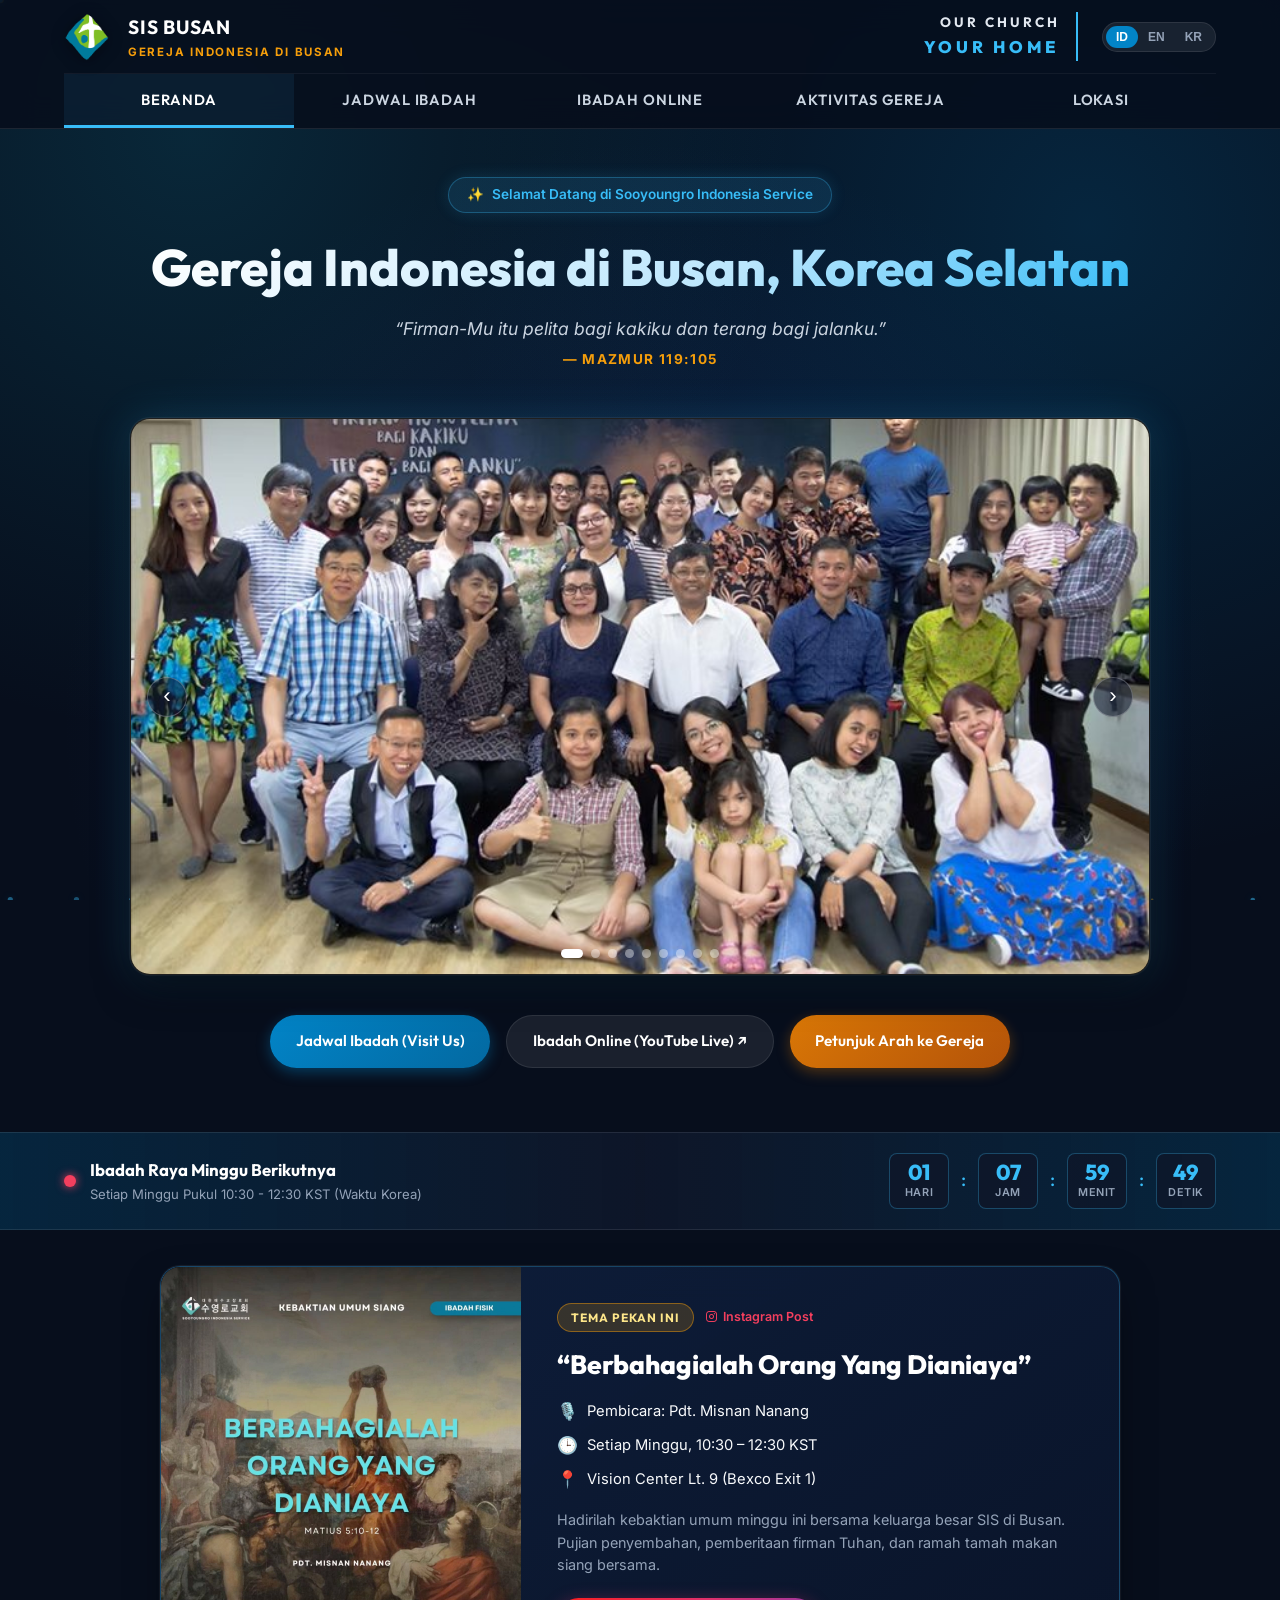
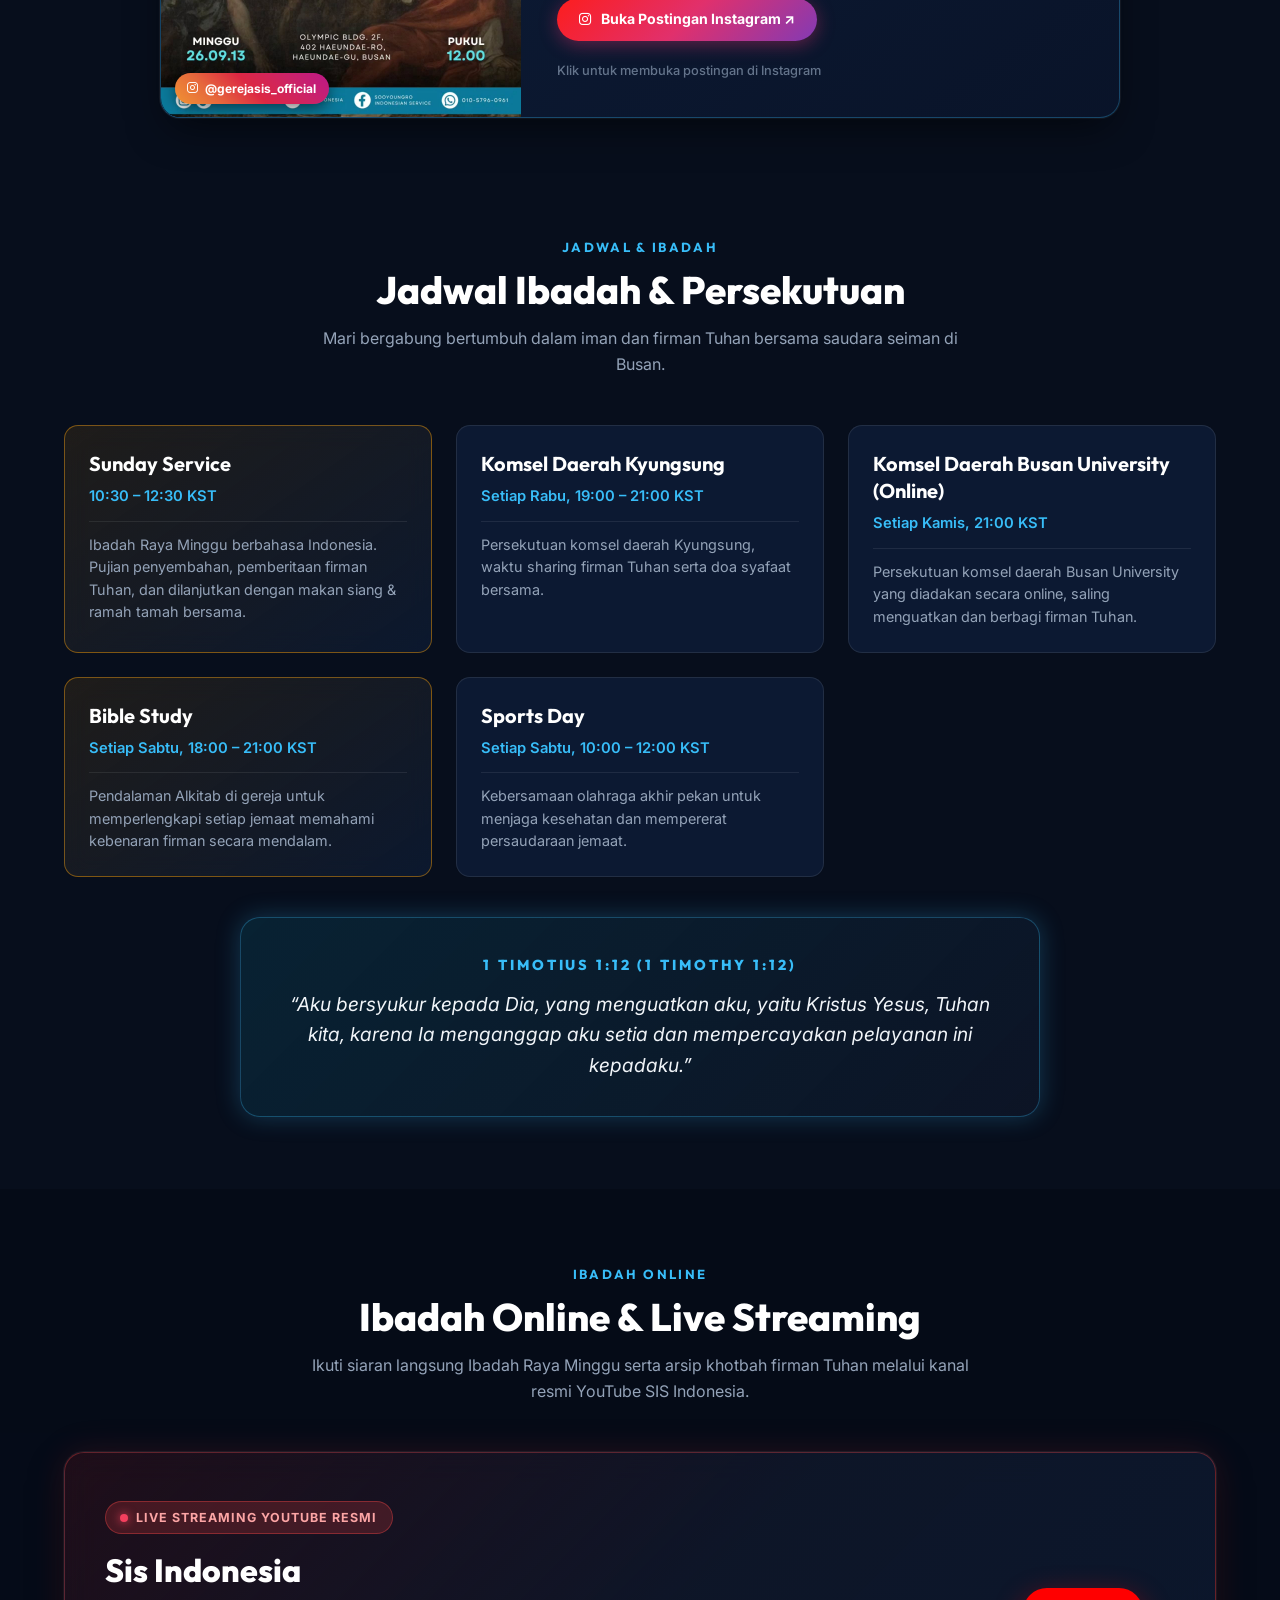
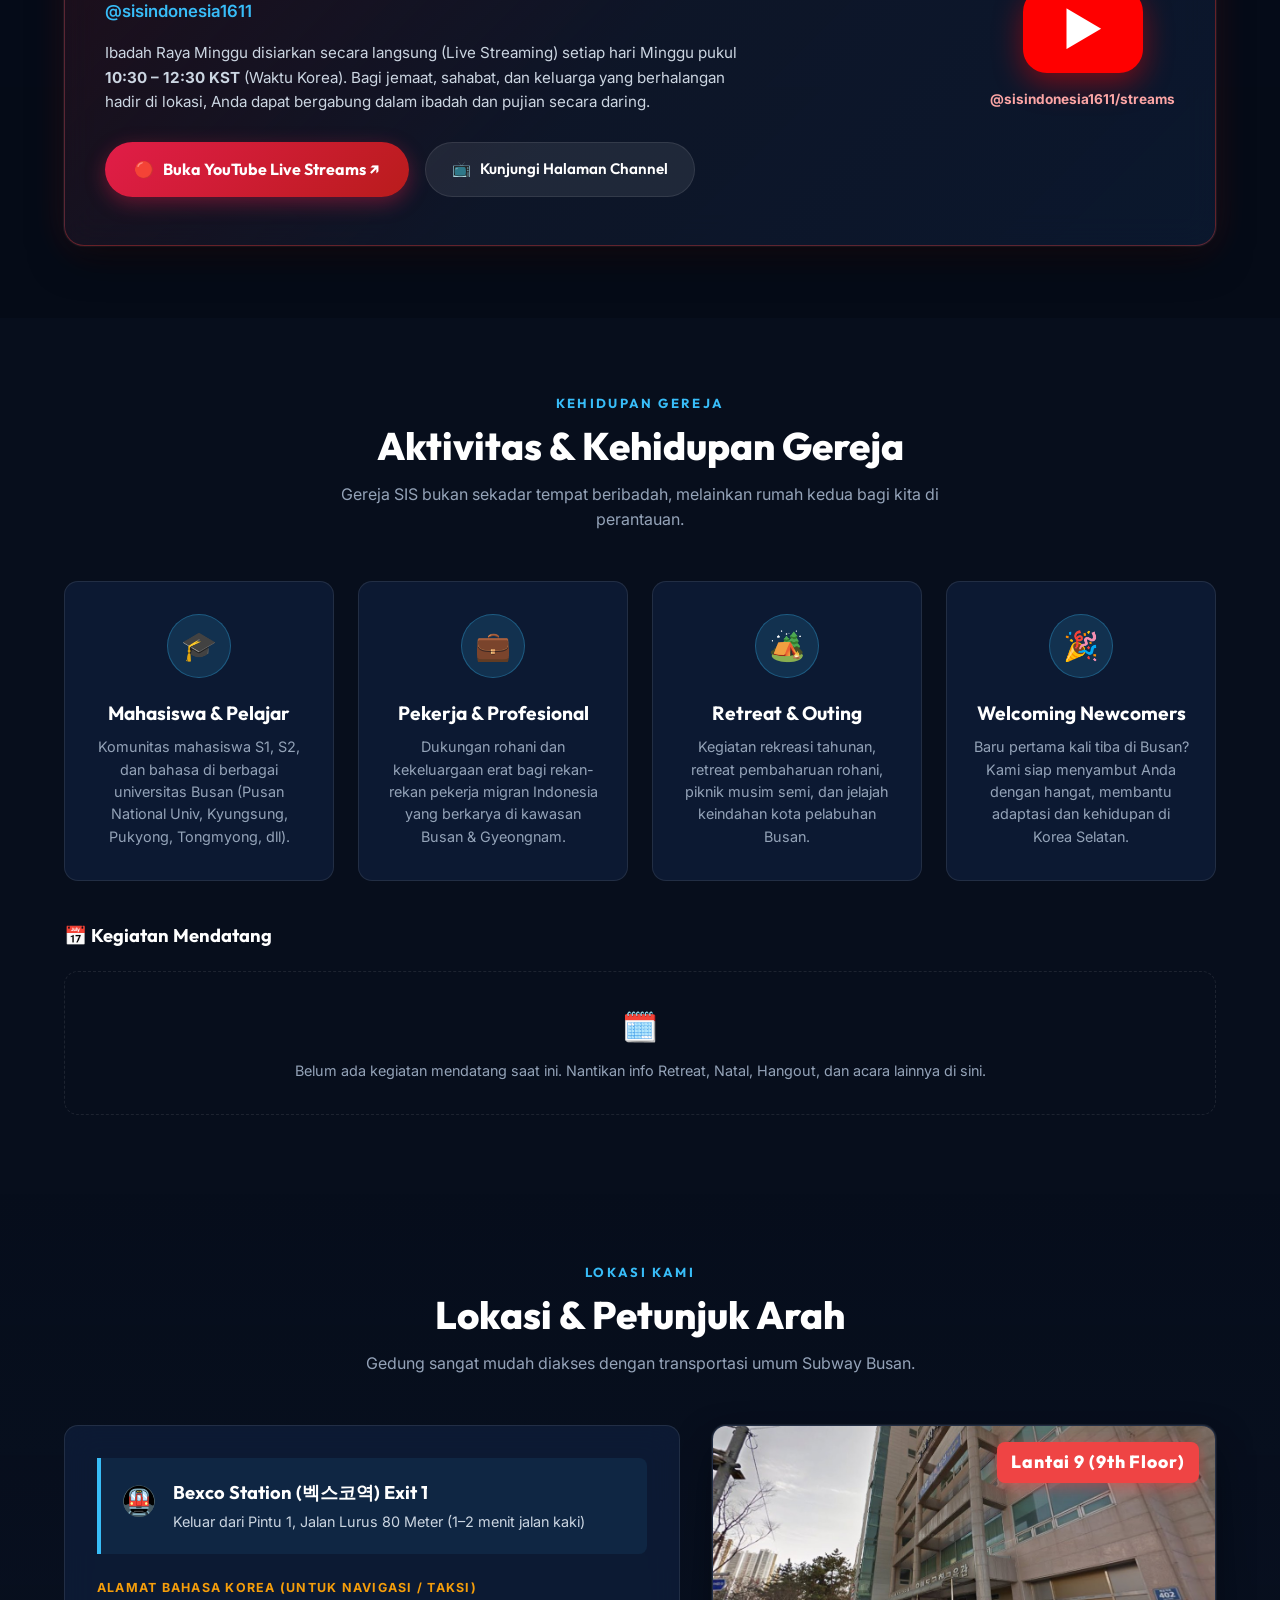
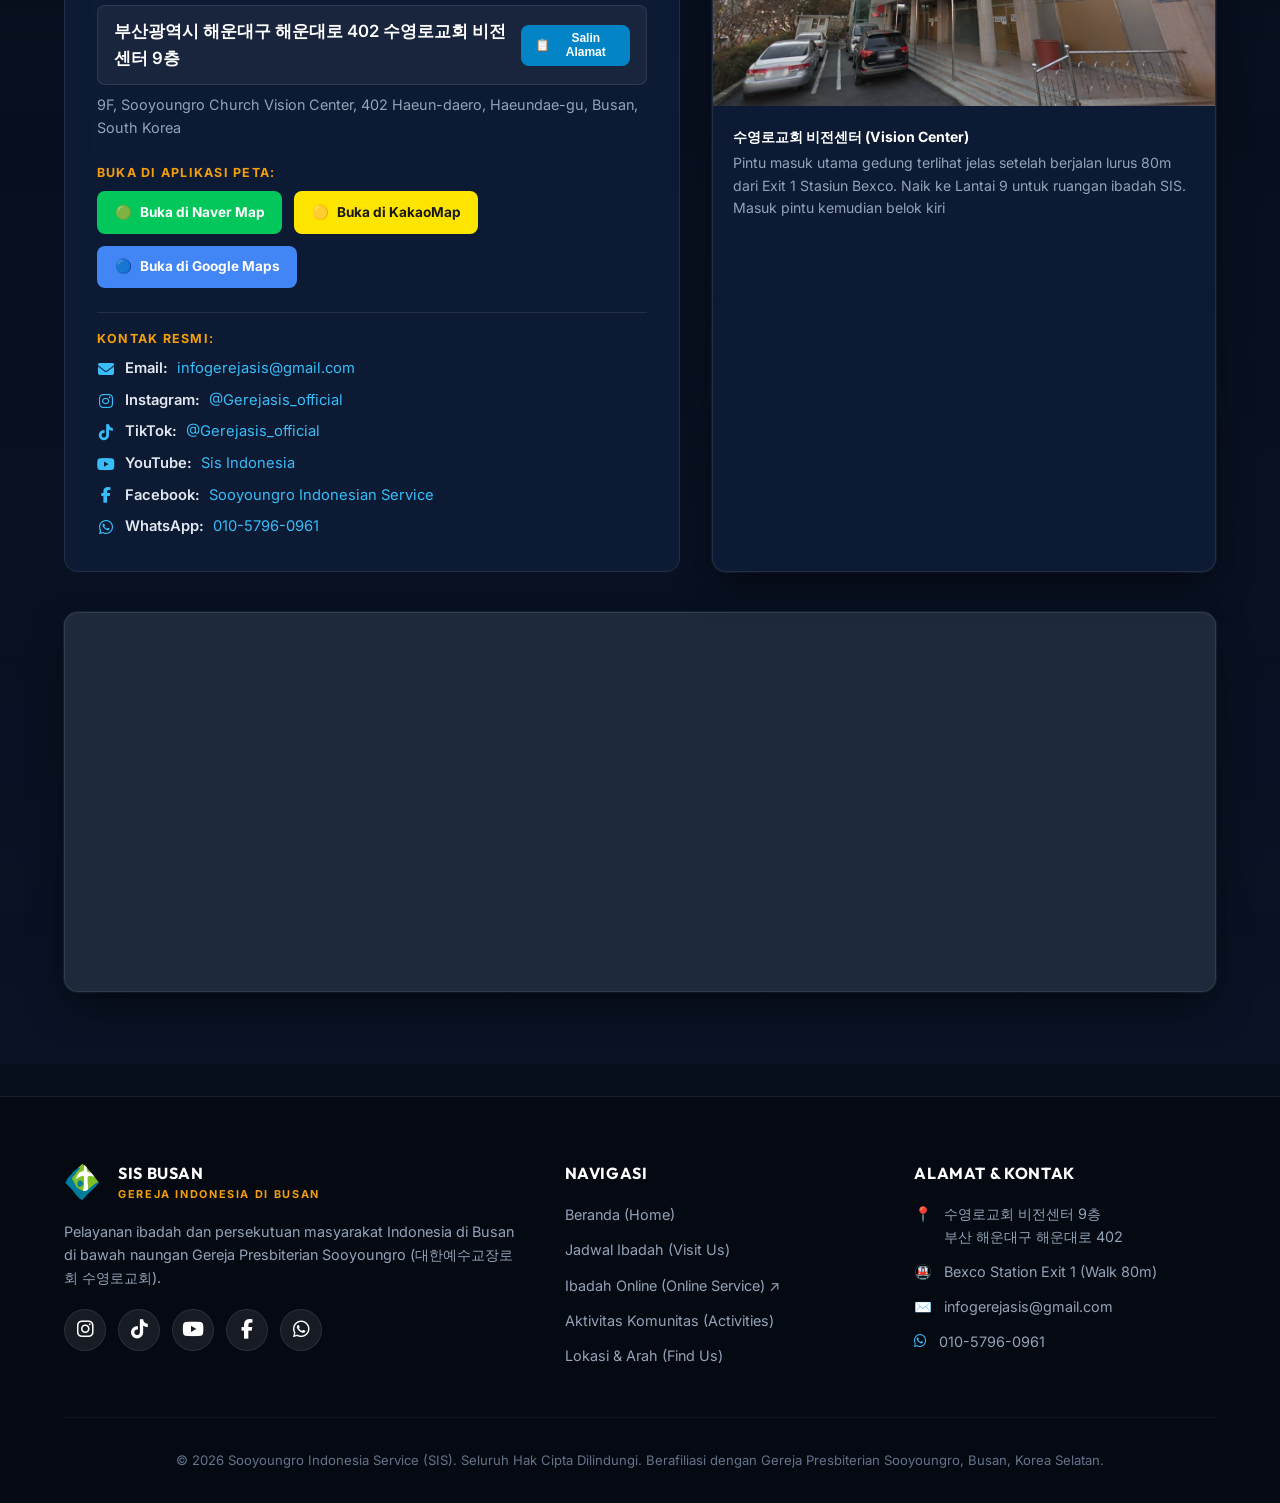
<file: index.html>
<!DOCTYPE html>
<html lang="id">
<head>
  <meta charset="UTF-8">
  <meta name="viewport" content="width=device-width, initial-scale=1.0">
  <title>SIS (Sooyoungro Indonesia Service) | Gereja Indonesia di Busan</title>

  <!-- SEO & Social Meta Tags -->
  <meta name="description" content="Website resmi Sooyoungro Indonesia Service (SIS) - Komunitas & Gereja Kristen Indonesia di Busan, Korea Selatan. Ibadah Minggu setiap jam 10:30 KST di 수영로교회 비전센터 9층 (Bexco Station Exit 1).">
  <meta name="keywords" content="Gereja SIS Busan, Sooyoungro Indonesia Service, Gereja Indonesia di Korea, Gereja Indonesia Busan, 수영로교회 인도네시아 예배, Indonesian Church in Busan, Bexco Station">
  <meta name="author" content="Sooyoungro Indonesia Service">
  
  <!-- Open Graph / Social Sharing -->
  <meta property="og:title" content="SIS - Sooyoungro Indonesia Service | Gereja Indonesia di Busan">
  <meta property="og:description" content="Komunitas & Ibadah Indonesia di Busan, Korea Selatan. Bergabunglah bersama keluarga di perantauan! Our Church, Your Home.">
  <meta property="og:image" content="./assets/images/hero-congregation.jpg">
  <meta property="og:type" content="website">

  <!-- Favicon -->
  <link rel="icon" type="image/png" href="./assets/images/logo-emblem.png">

  <!-- Google Fonts: Outfit (Headings) & Inter (Body) -->
  <link rel="preconnect" href="https://fonts.googleapis.com">
  <link rel="preconnect" href="https://fonts.gstatic.com" crossorigin>
  <link href="https://fonts.googleapis.com/css2?family=Inter:wght@300;400;500;600;700&family=Outfit:wght@500;600;700;800;900&display=swap" rel="stylesheet">

  <!-- Font Awesome (standard brand icons: Instagram, TikTok, YouTube, Facebook, WhatsApp) -->
  <link rel="stylesheet" href="https://cdnjs.cloudflare.com/ajax/libs/font-awesome/6.5.1/css/all.min.css" referrerpolicy="no-referrer">

  <!-- Stylesheet -->
  <link rel="stylesheet" href="./assets/css/style.css">
</head>
<body>

  <!-- Ambient Dynamic Lighting & Particles Canvas -->
  <div class="ambient-background" aria-hidden="true"></div>
  <canvas id="particles-canvas" class="particles-canvas" aria-hidden="true"></canvas>

  <!-- Site Header & Brand Navigation -->
  <header class="site-header" id="header">
    <div class="container">
      <div class="header-top">
        <a href="#home" class="church-brand" aria-label="Beranda SIS Busan">
          <img src="./assets/images/logo-final2.png" alt="Sooyoungro Presbyterian Church Logo" class="brand-logo-img">
          <div class="brand-texts">
            <span class="brand-name">SIS BUSAN</span>
            <span class="brand-badge" data-i18n="brandBadge">Gereja Indonesia di Busan</span>
          </div>
        </a>

        <div class="header-right">
          <div class="motto-banner" aria-label="Motto Gereja">
            <span class="motto-line1">OUR CHURCH</span>
            <span class="motto-line2">YOUR HOME</span>
          </div>

          <!-- Language Selector -->
          <div class="lang-selector" role="group" aria-label="Pilih Bahasa">
            <button class="lang-btn active" data-lang="id" title="Bahasa Indonesia">ID</button>
            <button class="lang-btn" data-lang="en" title="English">EN</button>
            <button class="lang-btn" data-lang="kr" title="한국어">KR</button>
          </div>

          <!-- Mobile Hamburger Toggle -->
          <button class="mobile-toggle" aria-label="Toggle navigation menu" aria-expanded="false">
            ☰
          </button>
        </div>
      </div>

      <!-- Navigation Bar -->
      <nav class="nav-bar" aria-label="Main Navigation">
        <ul class="nav-menu">
          <li class="nav-item"><a href="#home" class="nav-link active" data-i18n="navHome">BERANDA</a></li>
          <li class="nav-item"><a href="#visit-us" class="nav-link" data-i18n="navVisit">JADWAL IBADAH</a></li>
          <li class="nav-item"><a href="#online-service" class="nav-link" data-i18n="navOnline">IBADAH ONLINE</a></li>
          <li class="nav-item"><a href="#activities" class="nav-link" data-i18n="navActivities">AKTIVITAS GEREJA</a></li>
          <li class="nav-item"><a href="#find-us" class="nav-link" data-i18n="navFind">LOKASI</a></li>
        </ul>
      </nav>
    </div>
  </header>

  <main>
    <!-- ==========================================================
         Hero Section
         ========================================================== -->
    <section class="hero-section" id="home">
      <div class="container hero-content">
        <div class="hero-pill">
          <span>✨</span>
          <span data-i18n="heroPill">Selamat Datang di Sooyoungro Indonesia Service</span>
        </div>

        <h1 class="hero-title" data-i18n="heroTitle">Gereja Indonesia di Busan, Korea Selatan</h1>

        <div class="hero-verse">
          <p data-i18n="heroVerse">“Firman-Mu itu pelita bagi kakiku dan terang bagi jalanku.”</p>
          <cite data-i18n="heroVerseCite">— Mazmur 119:105</cite>
        </div>

        <!-- Featured Congregation Photo Slideshow -->
        <div class="hero-photo-wrapper">
          <div class="hero-slideshow" id="hero-slideshow">
            <!--
              Slide pertama dimuat langsung (LCP). Slide berikutnya memakai data-src dan
              baru di-fetch oleh initHeroSlideshow() saat gilirannya tiba, supaya foto
              pertama tidak berebut bandwidth dengan 8 foto lain saat halaman dibuka.
            -->
            <div class="hero-slide active">
              <img src="./assets/images/hero-congregation.jpg" alt="Keluarga Besar Sooyoungro Indonesia Service Busan" loading="eager" fetchpriority="high" decoding="async">
            </div>
            <div class="hero-slide">
              <img data-src="./assets/images/home/sunday-service-hall.jpg" alt="Jemaat SIS mengikuti ibadah di Vision Center 수영로교회" decoding="async">
            </div>
            <div class="hero-slide">
              <img data-src="./assets/images/home/christmas-natal-2025.jpg" alt="Perayaan Natal Bersama PGIK" decoding="async">
            </div>
            <div class="hero-slide">
              <img data-src="./assets/images/home/year-end-gathering.jpg" alt="Malam pergantian tahun bersama jemaat" decoding="async">
            </div>
            <div class="hero-slide">
              <img data-src="./assets/images/home/community-gathering.jpg" alt="Kebersamaan komunitas SIS" decoding="async">
            </div>
            <div class="hero-slide">
              <img data-src="./assets/images/home/birthday-celebration.jpg" alt="Perayaan ulang tahun jemaat SIS" decoding="async">
            </div>
            <div class="hero-slide">
              <img data-src="./assets/images/home/outdoor-retreat.jpg" alt="Retreat jemaat SIS di alam terbuka" decoding="async">
            </div>
            <div class="hero-slide">
              <img data-src="./assets/images/home/autumn-picnic.jpg" alt="Piknik musim gugur bersama jemaat SIS" decoding="async">
            </div>
            <div class="hero-slide">
              <img data-src="./assets/images/home/fellowship-table.jpg" alt="Ramah tamah dan persekutuan jemaat SIS seusai ibadah" decoding="async">
            </div>

            <button class="slide-nav prev" type="button" aria-label="Foto sebelumnya">‹</button>
            <button class="slide-nav next" type="button" aria-label="Foto berikutnya">›</button>

            <div class="slide-dots" role="tablist" aria-label="Pilih foto">
              <button class="slide-dot active" type="button" data-slide-index="0" aria-label="Foto 1"></button>
              <button class="slide-dot" type="button" data-slide-index="1" aria-label="Foto 2"></button>
              <button class="slide-dot" type="button" data-slide-index="2" aria-label="Foto 3"></button>
              <button class="slide-dot" type="button" data-slide-index="3" aria-label="Foto 4"></button>
              <button class="slide-dot" type="button" data-slide-index="4" aria-label="Foto 5"></button>
              <button class="slide-dot" type="button" data-slide-index="5" aria-label="Foto 6"></button>
              <button class="slide-dot" type="button" data-slide-index="6" aria-label="Foto 7"></button>
              <button class="slide-dot" type="button" data-slide-index="7" aria-label="Foto 8"></button>
              <button class="slide-dot" type="button" data-slide-index="8" aria-label="Foto 9"></button>
            </div>
          </div>
        </div>

        <!-- Quick Action Buttons -->
        <div class="hero-actions">
          <a href="#visit-us" class="btn btn-primary">
            <span data-i18n="btnSchedule">Jadwal Ibadah (Visit Us)</span>
          </a>
          <a href="https://www.youtube.com/@sisindonesia1611/streams" target="_blank" rel="noopener" class="btn btn-secondary">
            <span data-i18n="btnOnline">Ibadah Online (YouTube Live) ↗</span>
          </a>
          <a href="#find-us" class="btn btn-accent">
            <span data-i18n="btnDirections">Petunjuk Arah ke Gereja</span>
          </a>
        </div>
      </div>
    </section>

    <!-- ==========================================================
         Live Sunday Service Countdown Banner
         ========================================================== -->
    <aside class="countdown-strip" aria-label="Countdown Ibadah Minggu">
      <div class="container countdown-container">
        <div class="countdown-info">
          <div class="live-pulse" aria-hidden="true"></div>
          <div>
            <div class="countdown-title" data-i18n="countdownTitle">Ibadah Raya Minggu Berikutnya</div>
            <div class="countdown-subtitle" id="countdown-subtitle" data-i18n="countdownSubtitle">Setiap Minggu Pukul 10:30 - 12:30 KST (Waktu Korea)</div>
          </div>
        </div>

        <div class="countdown-timer" id="service-countdown" aria-live="polite">
          <div class="timer-box">
            <span class="timer-num" id="timer-days">00</span>
            <span class="timer-label" data-i18n="timerDays">Hari</span>
          </div>
          <span style="color: var(--primary-light); font-weight: 700;">:</span>
          <div class="timer-box">
            <span class="timer-num" id="timer-hours">00</span>
            <span class="timer-label" data-i18n="timerHours">Jam</span>
          </div>
          <span style="color: var(--primary-light); font-weight: 700;">:</span>
          <div class="timer-box">
            <span class="timer-num" id="timer-mins">00</span>
            <span class="timer-label" data-i18n="timerMins">Menit</span>
          </div>
          <span style="color: var(--primary-light); font-weight: 700;">:</span>
          <div class="timer-box">
            <span class="timer-num" id="timer-secs">00</span>
            <span class="timer-label" data-i18n="timerSecs">Detik</span>
          </div>
        </div>
      </div>
    </aside>

    <!-- ==========================================================
         Weekly Service Poster Spotlight (Instagram Preview)
         ========================================================== -->
    <section class="weekly-poster-section" id="weekly-poster" aria-label="Poster Ibadah Minggu">
      <div class="container">
        <div class="weekly-poster-wrapper">
          <a href="https://www.instagram.com/p/DdL19oFzwx0/" target="_blank" rel="noopener noreferrer" class="weekly-poster-card" id="live-poster-link" aria-label="Buka poster Ibadah Raya Minggu di Instagram">
            <div class="weekly-poster-media">
              <div class="poster-image-frame">
                <img src="./assets/images/weekly-poster.jpg" 
                     alt="Poster Ibadah Raya Minggu SIS - Berbahagialah Orang Yang Dianiaya" 
                     class="poster-img" 
                     id="live-poster-img"
                     referrerpolicy="no-referrer"
                     loading="lazy">
                <div class="poster-overlay-badge">
                  <i class="fa-brands fa-instagram"></i>
                  <span>@gerejasis_official</span>
                </div>
              </div>
            </div>

            <div class="weekly-poster-content">
              <div class="poster-header-pill">
                <span class="poster-badge" data-i18n="posterBadge">Tema Pekan Ini</span>
                <span class="poster-ig-tag"><i class="fa-brands fa-instagram"></i> Instagram Post</span>
              </div>

              <h3 class="poster-title" id="live-poster-title">“Berbahagialah Orang Yang Dianiaya”</h3>
              
              <div class="poster-meta-list">
                <div class="poster-meta-item">
                  <span class="poster-meta-icon">🎙️</span>
                  <span class="poster-meta-text" id="live-poster-speaker">Pembicara: Pdt. Misnan Nanang</span>
                </div>
                <div class="poster-meta-item">
                  <span class="poster-meta-icon">🕒</span>
                  <span class="poster-meta-text" id="live-poster-schedule" data-i18n="posterSchedule">Setiap Minggu, 10:30 – 12:30 KST</span>
                </div>
                <div class="poster-meta-item">
                  <span class="poster-meta-icon">📍</span>
                  <span class="poster-meta-text" id="live-poster-location" data-i18n="posterLocation">Vision Center Lt. 9 (Bexco Exit 1)</span>
                </div>
              </div>

              <p class="poster-desc" id="live-poster-desc">
                Hadirilah kebaktian umum minggu ini bersama keluarga besar SIS di Busan. Pujian penyembahan, pemberitaan firman Tuhan, dan ramah tamah makan siang bersama.
              </p>

              <div class="poster-action-row">
                <span class="poster-action-btn">
                  <i class="fa-brands fa-instagram"></i>
                  <span data-i18n="posterBtn">Buka Postingan Instagram ↗</span>
                </span>
                <span class="poster-hint" data-i18n="posterClickHint">Klik untuk membuka postingan di Instagram</span>
              </div>
            </div>
          </a>
        </div>
      </div>
    </section>

    <!-- ==========================================================
         Section: Schedule & Visit Us
         ========================================================== -->
    <section class="section" id="visit-us">
      <div class="container">
        <div class="section-header">
          <span class="section-tag" data-i18n="sectionVisit">JADWAL & IBADAH</span>
          <h2 class="section-title" data-i18n="visitTitle">Jadwal Ibadah & Persekutuan</h2>
          <p class="section-subtitle" data-i18n="visitSubtitle">Mari bergabung bertumbuh dalam iman dan firman Tuhan bersama saudara seiman di Busan.</p>
        </div>

        <div class="schedule-grid">
          <!-- Sunday Service (Main) -->
          <article class="schedule-card featured">
            <h3 class="schedule-card-title" data-i18n="schSundayTitle">Sunday Service</h3>
            <div class="schedule-card-time">
              <span>10:30 – 12:30 KST</span>
            </div>
            <p class="schedule-card-desc" data-i18n="schSundayDesc">Ibadah Raya Minggu berbahasa Indonesia. Pujian penyembahan, pemberitaan firman Tuhan, dan dilanjutkan dengan makan siang & ramah tamah bersama.</p>
          </article>

          <!-- Komsel Daerah Kyungsung -->
          <article class="schedule-card">
            <h3 class="schedule-card-title" data-i18n="schKyungsungTitle">Komsel Daerah Kyungsung</h3>
            <div class="schedule-card-time">
              <span data-i18n="schKyungsungTime">Setiap Rabu, 19:00 – 21:00 KST</span>
            </div>
            <p class="schedule-card-desc" data-i18n="schKyungsungDesc">Persekutuan komsel daerah Kyungsung, waktu sharing firman Tuhan serta doa syafaat bersama.</p>
          </article>

          <!-- Komsel Daerah Busan University (Online) -->
          <article class="schedule-card">
            <h3 class="schedule-card-title" data-i18n="schBusanOnlineTitle">Komsel Daerah Busan University (Online)</h3>
            <div class="schedule-card-time">
              <span data-i18n="schBusanOnlineTime">Setiap Kamis, 21:00 KST</span>
            </div>
            <p class="schedule-card-desc" data-i18n="schBusanOnlineDesc">Persekutuan komsel daerah Busan University yang diadakan secara online, saling menguatkan dan berbagi firman Tuhan.</p>
          </article>

          <!-- Bible Study -->
          <article class="schedule-card featured">
            <h3 class="schedule-card-title" data-i18n="schBibleTitle">Bible Study</h3>
            <div class="schedule-card-time">
              <span data-i18n="schBibleTime">Setiap Sabtu, 18:00 – 21:00 KST</span>
            </div>
            <p class="schedule-card-desc" data-i18n="schBibleDesc">Pendalaman Alkitab di gereja untuk memperlengkapi setiap jemaat memahami kebenaran firman secara mendalam.</p>
          </article>

          <!-- Sports Day -->
          <article class="schedule-card">
            <h3 class="schedule-card-title" data-i18n="schSportsTitle">Sports Day</h3>
            <div class="schedule-card-time">
              <span data-i18n="schSportsTime">Setiap Sabtu, 10:00 – 12:00 KST</span>
            </div>
            <p class="schedule-card-desc" data-i18n="schSportsDesc">Kebersamaan olahraga akhir pekan untuk menjaga kesehatan dan mempererat persaudaraan jemaat.</p>
          </article>
        </div>

        <!-- Scripture Highlight Card (1 Timothy 1:12 from Sketchup) -->
        <div class="scripture-card">
          <div class="scripture-verse-ref" data-i18n="scriptureRef">1 Timotius 1:12 (1 TIMOTHY 1:12)</div>
          <p class="scripture-text" data-i18n="scriptureText">
            “Aku bersyukur kepada Dia, yang menguatkan aku, yaitu Kristus Yesus, Tuhan kita, karena Ia menganggap aku setia dan mempercayakan pelayanan ini kepadaku.”
          </p>
        </div>
      </div>
    </section>

    <!-- ==========================================================
         Section: Online Service (YouTube Live Stream Referral)
         ========================================================== -->
    <section class="section" id="online-service" style="background: rgba(4, 9, 18, 0.4);">
      <div class="container">
        <div class="section-header">
          <span class="section-tag" data-i18n="sectionOnline">IBADAH ONLINE</span>
          <h2 class="section-title" data-i18n="onlineTitle">Ibadah Online & Live Streaming</h2>
          <p class="section-subtitle" data-i18n="onlineSubtitle">Ikuti siaran langsung Ibadah Raya Minggu serta arsip khotbah firman Tuhan melalui kanal resmi YouTube SIS Indonesia.</p>
        </div>

        <div class="youtube-stream-card">
          <div class="youtube-card-left">
            <div class="youtube-badge" id="youtube-live-badge">
              <span class="live-pulse" id="youtube-live-pulse" style="width: 8px; height: 8px;" aria-hidden="true"></span>
              <span id="youtube-live-badge-text" data-i18n="youtubeBadge">Live Streaming YouTube Resmi</span>
            </div>
            <h3 class="youtube-channel-title">Sis Indonesia</h3>
            <span class="youtube-channel-handle">@sisindonesia1611</span>
            <div id="youtube-offline-notice-box"></div>
            <p class="youtube-stream-desc" id="youtube-stream-desc" data-i18n-html="youtubeDesc">
              Ibadah Raya Minggu disiarkan secara langsung (Live Streaming) setiap hari Minggu pukul <strong>10:30 – 12:30 KST</strong> (Waktu Korea). Bagi jemaat, sahabat, dan keluarga yang berhalangan hadir di lokasi, Anda dapat bergabung dalam ibadah dan pujian secara daring.
            </p>
            <div class="youtube-actions">
              <a href="https://www.youtube.com/@sisindonesia1611/streams"
                 target="_blank"
                 rel="noopener"
                 class="btn btn-youtube-live"
                 id="youtube-live-btn-primary">
                <span id="youtube-live-btn-icon">🔴</span> <span id="youtube-live-btn-text" data-i18n="btnOpenYoutube">Buka YouTube Live Streams ↗</span>
              </a>
              <a href="https://www.youtube.com/@sisindonesia1611"
                 target="_blank"
                 rel="noopener"
                 class="btn btn-secondary">
                <span>📺</span> <span data-i18n="btnVisitChannel">Kunjungi Halaman Channel</span>
              </a>
            </div>
          </div>

          <div class="youtube-card-right">
            <a href="https://www.youtube.com/@sisindonesia1611/streams" id="youtube-live-right-link" target="_blank" rel="noopener" aria-label="Buka kanal YouTube Sis Indonesia">
              <div class="youtube-play-icon-box" title="Klik untuk membuka YouTube Streams">
                ▶
              </div>
            </a>
            <span id="youtube-right-handle" style="margin-top: 1rem; font-size: 0.85rem; color: #fca5a5; font-weight: 700;">@sisindonesia1611/streams</span>
          </div>
        </div>
      </div>
    </section>

    <!-- ==========================================================
         Section: Church Activities & Fellowship Community
         ========================================================== -->
    <section class="section" id="activities">
      <div class="container">
        <div class="section-header">
          <span class="section-tag" data-i18n="sectionActivities">KEHIDUPAN GEREJA</span>
          <h2 class="section-title" data-i18n="activitiesTitle">Aktivitas & Kehidupan Gereja</h2>
          <p class="section-subtitle" data-i18n="activitiesSubtitle">Gereja SIS bukan sekadar tempat beribadah, melainkan rumah kedua bagi kita di perantauan.</p>
        </div>

        <div class="activities-grid">
          <div class="activity-card">
            <div class="activity-icon-bubble">🎓</div>
            <h3 class="activity-title" data-i18n="actStudentsTitle">Mahasiswa & Pelajar</h3>
            <p class="activity-desc" data-i18n="actStudentsDesc">Komunitas mahasiswa S1, S2, dan bahasa di berbagai universitas Busan (Pusan National Univ, Kyungsung, Pukyong, Tongmyong, dll).</p>
          </div>

          <div class="activity-card">
            <div class="activity-icon-bubble">💼</div>
            <h3 class="activity-title" data-i18n="actWorkersTitle">Pekerja & Profesional</h3>
            <p class="activity-desc" data-i18n="actWorkersDesc">Dukungan rohani dan kekeluargaan erat bagi rekan-rekan pekerja migran Indonesia yang berkarya di kawasan Busan & Gyeongnam.</p>
          </div>

          <div class="activity-card">
            <div class="activity-icon-bubble">🏕️</div>
            <h3 class="activity-title" data-i18n="actRetreatTitle">Retreat & Outing</h3>
            <p class="activity-desc" data-i18n="actRetreatDesc">Kegiatan rekreasi tahunan, retreat pembaharuan rohani, piknik musim semi, dan jelajah keindahan kota pelabuhan Busan.</p>
          </div>

          <div class="activity-card">
            <div class="activity-icon-bubble">🎉</div>
            <h3 class="activity-title" data-i18n="actNewcomersTitle">Welcoming Newcomers</h3>
            <p class="activity-desc" data-i18n="actNewcomersDesc">Baru pertama kali tiba di Busan? Kami siap menyambut Anda dengan hangat, membantu adaptasi dan kehidupan di Korea Selatan.</p>
          </div>
        </div>

        <!-- Upcoming Activities (Retreat, Natal, Hangout, dll) -->
        <div class="upcoming-activities">
          <h3 class="upcoming-activities-title"><span aria-hidden="true">📅</span> <span data-i18n="upcomingTitle">Kegiatan Mendatang</span></h3>
          <div class="upcoming-activities-grid" id="upcoming-activities-container">
            <!--
              Template kartu upcoming activity — salin blok di bawah ini untuk setiap acara baru
              (contoh: Retreat, Perayaan Natal, Hangout, dll), lalu hapus komentar & elemen "empty state".
              Untuk mendukung 3 bahasa, gunakan data-i18n-id / data-i18n-en / data-i18n-kr pada judul & deskripsi,
              lalu isi ketiganya di JS (lihat fungsi applyLanguage di main.js).

              <article class="upcoming-activity-card">
                <span class="upcoming-activity-date">DD MMM YYYY</span>
                <h4 class="upcoming-activity-name">Nama Acara</h4>
                <p class="upcoming-activity-desc">Deskripsi singkat acara.</p>
              </article>
            -->
            <div class="upcoming-activities-empty">
              <span class="upcoming-activities-empty-icon">🗓️</span>
              <p data-i18n="upcomingEmpty">Belum ada kegiatan mendatang saat ini. Nantikan info Retreat, Natal, Hangout, dan acara lainnya di sini.</p>
            </div>
          </div>
        </div>
      </div>
    </section>

    <!-- ==========================================================
         Section: Find Us & Directions (Location)
         ========================================================== -->
    <section class="section location-section" id="find-us">
      <div class="container">
        <div class="section-header">
          <span class="section-tag" data-i18n="sectionFind">LOKASI KAMI</span>
          <h2 class="section-title" data-i18n="findTitle">Lokasi & Petunjuk Arah</h2>
          <p class="section-subtitle" data-i18n="findSubtitle">Gedung sangat mudah diakses dengan transportasi umum Subway Busan.</p>
        </div>

        <div class="location-layout">
          <!-- Information & Step-by-Step Card -->
          <div class="location-info-card">
            <!-- Subway Direction Highlight -->
            <div class="direction-highlight">
              <span class="direction-badge-icon">🚇</span>
              <div>
                <div class="direction-text-main" data-i18n="bexcoDir">Bexco Station (벡스코역) Exit 1</div>
                <div class="direction-text-sub" data-i18n="bexcoDist">Keluar dari Pintu 1, Jalan Lurus 80 Meter (1–2 menit jalan kaki)</div>
              </div>
            </div>

            <!-- Address Block -->
            <div class="address-block">
              <div class="address-label" data-i18n="addressLabelKorean">Alamat Bahasa Korea (Untuk Navigasi / Taksi)</div>
              <div class="address-korean">
                <span>부산광역시 해운대구 해운대로 402 수영로교회 비전센터 9층</span>
                <button class="copy-btn copy-address-btn" title="Salin Alamat">
                  📋 <span data-i18n="copyBtn">Salin Alamat</span>
                </button>
              </div>
              <div class="address-english">
                9F, Sooyoungro Church Vision Center, 402 Haeun-daero, Haeundae-gu, Busan, South Korea
              </div>
            </div>

            <!-- Direct Map Actions -->
            <div class="address-block">
              <div class="address-label" data-i18n="openMapLabel">Buka di Aplikasi Peta:</div>
              <div class="map-actions">
                <a href="https://map.naver.com/p/search/%EB%B6%80%EC%82%B0%EA%B4%91%EC%97%AD%EC%8B%9C%20%ED%95%B4%EC%9A%B4%EB%8C%80%EA%B5%AC%20%ED%95%B4%EC%9A%B4%EB%8C%80%EB%A1%9C%20402"
                   target="_blank" rel="noopener" class="map-btn map-btn-naver">
                  🟢 <span data-i18n="mapNaver">Buka di Naver Map</span>
                </a>
                <a href="https://map.kakao.com/?q=%EB%B6%80%EC%82%B0%20%ED%95%B4%EC%9A%B4%EB%8C%80%EA%B5%AC%20%ED%95%B4%EC%9A%B4%EB%8C%80%EB%A1%9C%20402"
                   target="_blank" rel="noopener" class="map-btn map-btn-kakao">
                  🟡 <span data-i18n="mapKakao">Buka di KakaoMap</span>
                </a>
                <a href="https://maps.google.com/?q=Sooyoungro+Presbyterian+Church+Vision+Center+Busan"
                   target="_blank" rel="noopener" class="map-btn map-btn-google">
                  🔵 <span data-i18n="mapGoogle">Buka di Google Maps</span>
                </a>
              </div>
            </div>

            <!-- Contact Channels -->
            <div class="address-block" style="border-top: 1px solid var(--border-glass); padding-top: 1rem;">
              <div class="address-label" data-i18n="contactLabel">Kontak Resmi:</div>
              <div class="contact-info-list">
                <div class="contact-info-item"><i class="fa-solid fa-envelope" aria-hidden="true"></i> <strong data-i18n="labelEmail">Email:</strong> <a href="mailto:infogerejasis@gmail.com">infogerejasis@gmail.com</a></div>
                <div class="contact-info-item"><i class="fa-brands fa-instagram" aria-hidden="true"></i> <strong data-i18n="labelInstagram">Instagram:</strong> <a href="https://instagram.com/Gerejasis_official" target="_blank" rel="noopener">@Gerejasis_official</a></div>
                <div class="contact-info-item"><i class="fa-brands fa-tiktok" aria-hidden="true"></i> <strong data-i18n="labelTiktok">TikTok:</strong> <a href="https://www.tiktok.com/@gerejasis_official" target="_blank" rel="noopener">@Gerejasis_official</a></div>
                <div class="contact-info-item"><i class="fa-brands fa-youtube" aria-hidden="true"></i> <strong data-i18n="labelYoutube">YouTube:</strong> <a href="https://www.youtube.com/@sisindonesia1611" target="_blank" rel="noopener">Sis Indonesia</a></div>
                <div class="contact-info-item"><i class="fa-brands fa-facebook-f" aria-hidden="true"></i> <strong data-i18n="labelFacebook">Facebook:</strong> <a href="https://www.facebook.com" target="_blank" rel="noopener">Sooyoungro Indonesian Service</a></div>
                <div class="contact-info-item"><i class="fa-brands fa-whatsapp" aria-hidden="true"></i> <strong data-i18n="labelWhatsapp">WhatsApp:</strong> <a href="https://wa.me/821057960961" target="_blank" rel="noopener">010-5796-0961</a></div>
              </div>
            </div>
          </div>

          <!-- Building Exterior Photo Card with 9th Floor Badge -->
          <div class="building-visual-card">
            <div class="building-img-wrap">
              <img src="./assets/images/building-exterior.jpg" alt="Gedung Sooyoungro Vision Center Lantai 9" loading="lazy">
              <span class="floor-callout-badge" data-i18n="floorBadge">Lantai 9 (9th Floor)</span>
            </div>
            <div class="building-caption">
              <strong>수영로교회 비전센터 (Vision Center)</strong>
              <span data-i18n="buildingCaption">Pintu masuk utama gedung terlihat jelas setelah berjalan lurus 80m dari Exit 1 Stasiun Bexco. Naik ke Lantai 9 untuk ruangan ibadah SIS. Masuk pintu kemudian belok kiri</span>
            </div>
          </div>
        </div>

        <!-- Interactive Map Preview -->
        <div class="interactive-map-card">
          <iframe 
            src="https://www.google.com/maps/embed?pb=!1m18!1m12!1m3!1d3261.2721869857993!2d129.13540867625843!3d35.16854197275769!2m3!1f0!2f0!3f0!3m2!1i1024!2i768!4f13.1!3m3!1m2!1s0x356892e6244f77c3%3A0x869b2d291e0a2979!2sSooyoungro%20Presbyterian%20Church!5e0!3m2!1sen!2skr!4v1700000000000!5m2!1sen!2skr" 
            title="Peta Lokasi Sooyoungro Indonesia Service Busan"
            loading="lazy" 
            referrerpolicy="no-referrer-when-downgrade">
          </iframe>
        </div>
      </div>
    </section>
  </main>

  <!-- ==========================================================
       Footer
       ========================================================== -->
  <footer class="site-footer">
    <div class="container">
      <div class="footer-grid">
        <!-- Col 1: About SIS -->
        <div>
          <div class="church-brand" style="margin-bottom: 1rem;">
            <img src="./assets/images/logo-final2.png" alt="Logo Sooyoungro" style="height: 38px;">
            <div class="brand-texts">
              <span class="brand-name" style="font-size: 1rem;">SIS BUSAN</span>
              <span class="brand-badge" style="font-size: 0.68rem;">GEREJA INDONESIA DI BUSAN</span>
            </div>
          </div>
          <p class="footer-desc" data-i18n="footerDesc">
            Pelayanan ibadah dan persekutuan masyarakat Indonesia di Busan di bawah naungan Gereja Presbiterian Sooyoungro (대한예수교장로회 수영로교회).
          </p>
          <div class="social-links-row">
            <a href="https://instagram.com/Gerejasis_official" target="_blank" rel="noopener" class="social-icon-btn instagram" title="Instagram @Gerejasis_official" aria-label="Instagram">
              <i class="fa-brands fa-instagram" aria-hidden="true"></i>
            </a>
            <a href="https://www.tiktok.com/@gerejasis_official" target="_blank" rel="noopener" class="social-icon-btn tiktok" title="TikTok @Gerejasis_official" aria-label="TikTok">
              <i class="fa-brands fa-tiktok" aria-hidden="true"></i>
            </a>
            <a href="https://www.youtube.com/@sisindonesia1611/streams" target="_blank" rel="noopener" class="social-icon-btn youtube" title="YouTube Sis Indonesia" aria-label="YouTube">
              <i class="fa-brands fa-youtube" aria-hidden="true"></i>
            </a>
            <a href="https://www.facebook.com" target="_blank" rel="noopener" class="social-icon-btn facebook" title="Facebook Sooyoungro Indonesian Service" aria-label="Facebook">
              <i class="fa-brands fa-facebook-f" aria-hidden="true"></i>
            </a>
            <a href="https://wa.me/821057960961" target="_blank" rel="noopener" class="social-icon-btn whatsapp" title="WhatsApp 010-5796-0961" aria-label="WhatsApp">
              <i class="fa-brands fa-whatsapp" aria-hidden="true"></i>
            </a>
          </div>
        </div>

        <!-- Col 2: Quick Links -->
        <div>
          <h4 class="footer-col-title" data-i18n="footerNavTitle">Navigasi</h4>
          <ul class="footer-links-list">
            <li><a href="#home" class="footer-link" data-i18n="footerHome">Beranda (Home)</a></li>
            <li><a href="#visit-us" class="footer-link" data-i18n="footerVisit">Jadwal Ibadah (Visit Us)</a></li>
            <li><a href="https://www.youtube.com/@sisindonesia1611/streams" target="_blank" rel="noopener" class="footer-link" data-i18n="footerOnline">Ibadah Online (Online Service) ↗</a></li>
            <li><a href="#activities" class="footer-link" data-i18n="footerActivities">Aktivitas Komunitas (Activities)</a></li>
            <li><a href="#find-us" class="footer-link" data-i18n="footerFind">Lokasi & Arah (Find Us)</a></li>
          </ul>
        </div>

        <!-- Col 3: Church Address Info -->
        <div>
          <h4 class="footer-col-title" data-i18n="footerContactTitle">Alamat & Kontak</h4>
          <div class="footer-contact-item">
            <span>📍</span>
            <span>수영로교회 비전센터 9층<br>부산 해운대구 해운대로 402</span>
          </div>
          <div class="footer-contact-item">
            <span>🚇</span>
            <span data-i18n="footerBexco">Bexco Station Exit 1 (Walk 80m)</span>
          </div>
          <div class="footer-contact-item">
            <span>✉️</span>
            <span><a href="mailto:infogerejasis@gmail.com" style="color: inherit;">infogerejasis@gmail.com</a></span>
          </div>
          <div class="footer-contact-item">
            <i class="fa-brands fa-whatsapp" aria-hidden="true"></i>
            <span><a href="https://wa.me/821057960961" target="_blank" rel="noopener" style="color: inherit;">010-5796-0961</a></span>
          </div>
        </div>
      </div>

      <div class="footer-bottom">
        <p data-i18n="footerCopyright">© 2026 Sooyoungro Indonesia Service (SIS). Seluruh Hak Cipta Dilindungi. Berafiliasi dengan Gereja Presbiterian Sooyoungro, Busan, Korea Selatan.</p>
      </div>
    </div>
  </footer>

  <!-- Floating Mobile Quick Action Bar -->
  <nav class="floating-action-bar" aria-label="Aksi Cepat Mobile">
    <a href="#find-us" class="floating-btn">
      <span>📍</span>
      <span data-i18n="floatLocation">Lokasi</span>
    </a>
    <a href="#visit-us" class="floating-btn">
      <span>📅</span>
      <span data-i18n="floatSchedule">Jadwal</span>
    </a>
    <a href="https://www.youtube.com/@sisindonesia1611/streams" target="_blank" rel="noopener" class="floating-btn" id="floating-btn-live">
      <span id="floating-btn-live-icon">🔴</span>
      <span data-i18n="floatLive" id="floating-btn-live-text">Live</span>
    </a>
    <button class="floating-btn copy-address-btn" style="background: none; border: none; cursor: pointer;">
      <span>📋</span>
      <span data-i18n="copyBtn">Salin Alamat</span>
    </button>
  </nav>

  <!-- Toast Notification Container -->
  <div class="toast-msg" id="toast" role="status" aria-live="polite" data-i18n="toastDefault">✓ Alamat berhasil disalin!</div>

  <!-- Main JavaScript File -->
  <script src="./assets/js/main.js"></script>
</body>
</html>
</file>
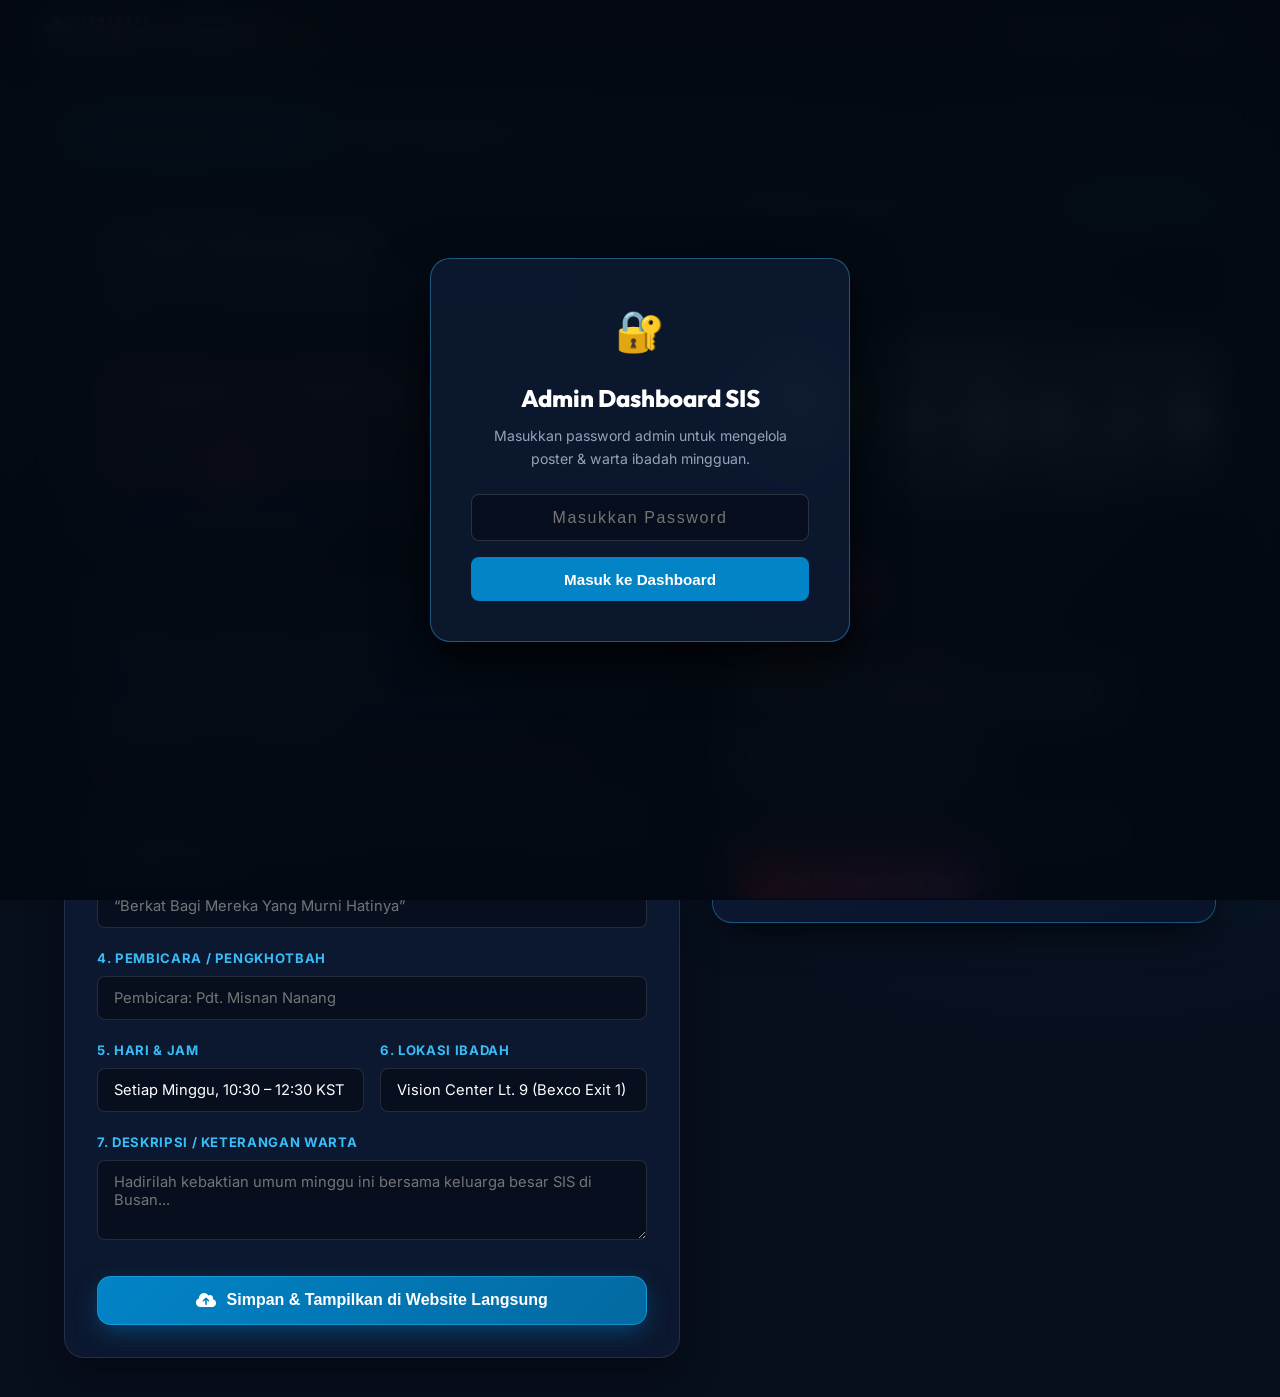
<file: admin/index.html>
<!DOCTYPE html>
<html lang="id">
<head>
  <meta charset="UTF-8">
  <meta http-equiv="refresh" content="0; url=../admin.html">
  <title>Redirecting to SIS Admin...</title>
</head>
<body>
  <p>Mengarahkan ke <a href="../admin.html">Dashboard Admin SIS</a>...</p>
</body>
</html>
</file>
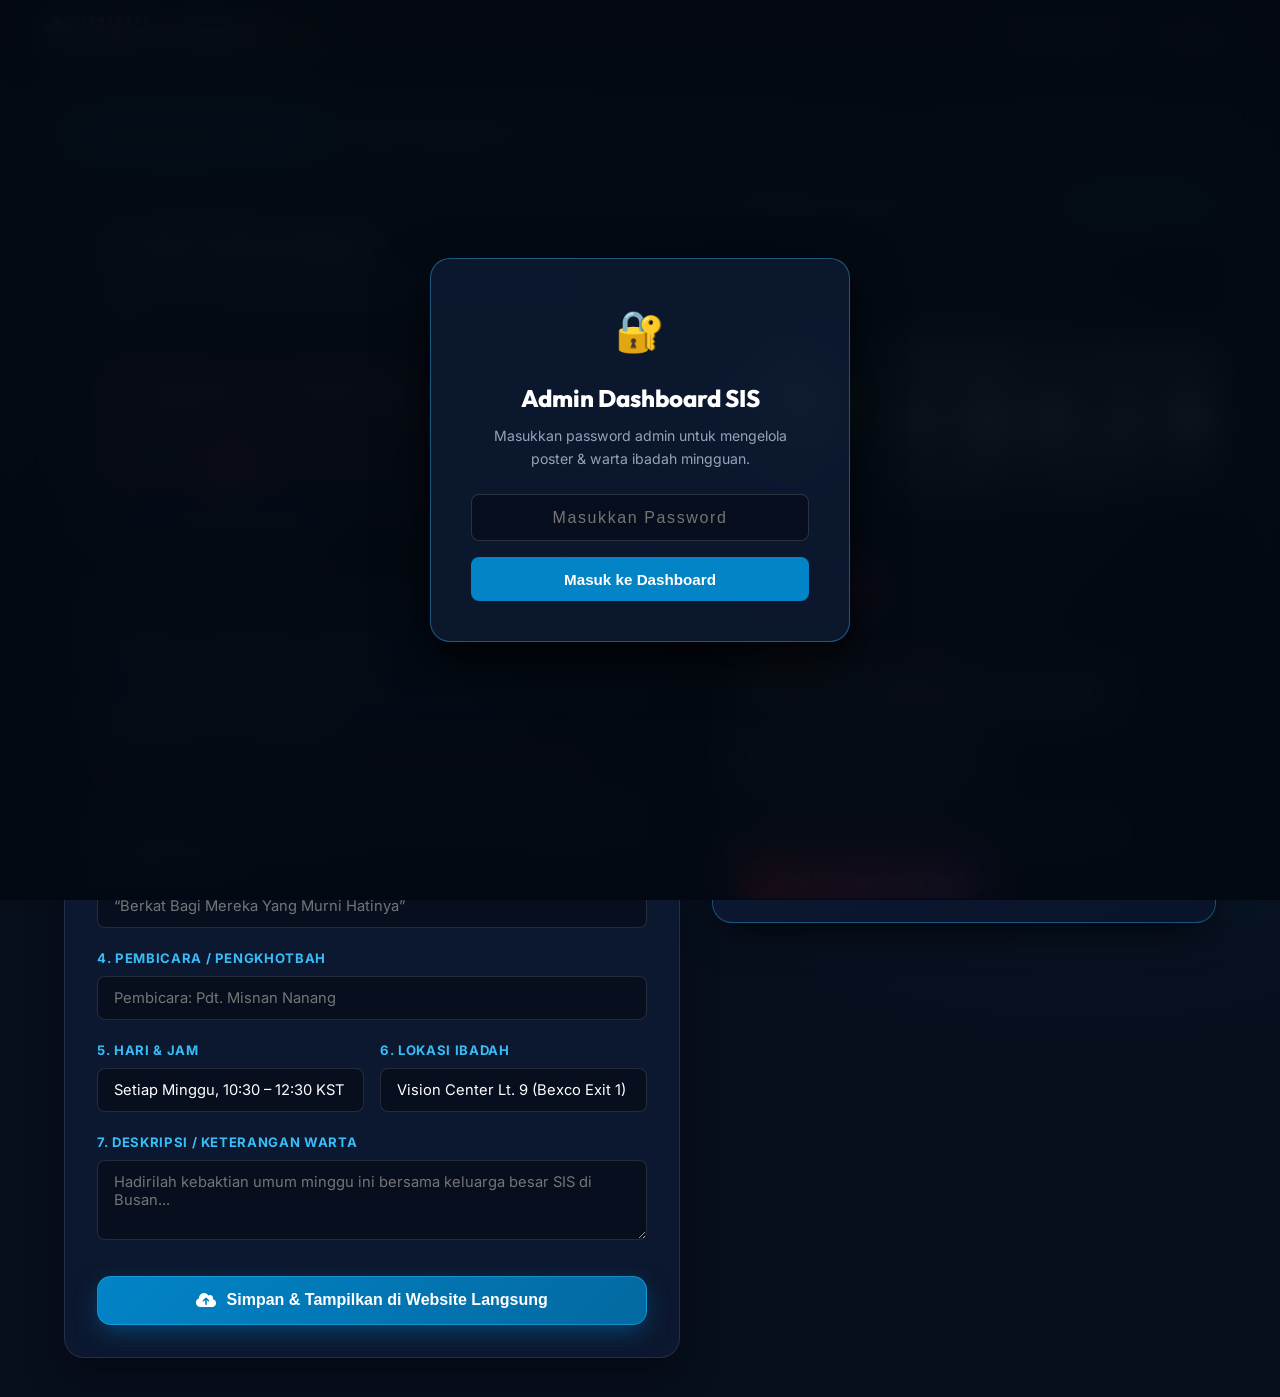
<file: admin.html>
<!DOCTYPE html>
<html lang="id">
<head>
  <meta charset="UTF-8">
  <meta name="viewport" content="width=device-width, initial-scale=1.0">
  <title>SIS Admin Dashboard | Kelola Poster Ibadah Mingguan</title>
  
  <!-- Favicon -->
  <link rel="icon" type="image/png" href="./assets/images/logo-emblem.png">

  <!-- Google Fonts -->
  <link rel="preconnect" href="https://fonts.googleapis.com">
  <link rel="preconnect" href="https://fonts.gstatic.com" crossorigin>
  <link href="https://fonts.googleapis.com/css2?family=Inter:wght@300;400;500;600;700&family=Outfit:wght@500;600;700;800;900&display=swap" rel="stylesheet">

  <!-- Font Awesome -->
  <link rel="stylesheet" href="https://cdnjs.cloudflare.com/ajax/libs/font-awesome/6.5.1/css/all.min.css" referrerpolicy="no-referrer">

  <style>
    :root {
      --bg-dark: #070e1c;
      --bg-surface: rgba(13, 27, 51, 0.85);
      --bg-card: rgba(16, 33, 64, 0.7);
      --border-glass: rgba(255, 255, 255, 0.1);
      --border-glow: rgba(56, 189, 248, 0.4);
      --primary-blue: #0284c7;
      --primary-light: #38bdf8;
      --accent-gold: #f59e0b;
      --accent-gold-light: #fde68a;
      --accent-rose: #f43f5e;
      --accent-green: #10b981;
      --text-main: #f8fafc;
      --text-muted: #94a3b8;
      --text-dim: #64748b;
      --radius-sm: 8px;
      --radius-md: 14px;
      --radius-lg: 20px;
      --radius-full: 9999px;
      --transition-fast: 0.2s cubic-bezier(0.4, 0, 0.2, 1);
    }

    * { box-sizing: border-box; margin: 0; padding: 0; }
    body {
      font-family: 'Inter', -apple-system, BlinkMacSystemFont, sans-serif;
      background-color: var(--bg-dark);
      color: var(--text-main);
      min-height: 100vh;
      line-height: 1.6;
      background: radial-gradient(circle at 15% 15%, rgba(14, 116, 144, 0.2) 0%, transparent 45%),
                  radial-gradient(circle at 85% 25%, rgba(2, 132, 199, 0.15) 0%, transparent 50%),
                  var(--bg-dark);
    }

    .admin-header {
      backdrop-filter: blur(16px);
      background: rgba(4, 9, 18, 0.9);
      border-bottom: 1px solid var(--border-glass);
      padding: 1rem 1.5rem;
      position: sticky;
      top: 0;
      z-index: 50;
    }

    .header-container {
      max-width: 1200px;
      margin: 0 auto;
      display: flex;
      align-items: center;
      justify-content: space-between;
      gap: 1rem;
    }

    .brand-group {
      display: flex;
      align-items: center;
      gap: 0.85rem;
    }

    .brand-logo {
      height: 38px;
      width: auto;
      border-radius: var(--radius-sm);
    }

    .brand-title {
      font-family: 'Outfit', sans-serif;
      font-weight: 800;
      font-size: 1.15rem;
      color: #ffffff;
      letter-spacing: -0.01em;
    }

    .badge-admin {
      font-size: 0.7rem;
      font-weight: 700;
      text-transform: uppercase;
      background: rgba(245, 158, 11, 0.2);
      color: var(--accent-gold-light);
      border: 1px solid rgba(245, 158, 11, 0.4);
      padding: 0.15rem 0.55rem;
      border-radius: var(--radius-full);
      margin-left: 0.4rem;
    }

    .header-actions {
      display: flex;
      align-items: center;
      gap: 0.75rem;
    }

    .btn-outline {
      display: inline-flex;
      align-items: center;
      gap: 0.4rem;
      font-size: 0.85rem;
      font-weight: 600;
      padding: 0.45rem 0.9rem;
      border-radius: var(--radius-full);
      border: 1px solid var(--border-glass);
      color: var(--text-muted);
      text-decoration: none;
      background: rgba(255, 255, 255, 0.04);
      transition: all var(--transition-fast);
      cursor: pointer;
    }

    .btn-outline:hover {
      color: #ffffff;
      border-color: var(--primary-light);
      background: rgba(56, 189, 248, 0.1);
    }

    /* Main Container */
    .admin-main {
      max-width: 1200px;
      margin: 2.5rem auto;
      padding: 0 1.5rem;
    }

    .dashboard-grid {
      display: grid;
      grid-template-columns: 1.1fr 0.9fr;
      gap: 2rem;
      align-items: start;
    }

    /* Panel Card */
    .panel {
      background: var(--bg-surface);
      border: 1px solid var(--border-glass);
      border-radius: var(--radius-lg);
      padding: 2rem;
      backdrop-filter: blur(16px);
      box-shadow: 0 16px 40px -10px rgba(0, 0, 0, 0.5);
    }

    .panel-title {
      font-family: 'Outfit', sans-serif;
      font-size: 1.3rem;
      font-weight: 800;
      color: #ffffff;
      margin-bottom: 0.35rem;
      display: flex;
      align-items: center;
      gap: 0.5rem;
    }

    .panel-desc {
      font-size: 0.88rem;
      color: var(--text-muted);
      margin-bottom: 1.75rem;
    }

    /* Form Elements */
    .form-group {
      margin-bottom: 1.25rem;
    }

    .form-label {
      display: block;
      font-size: 0.82rem;
      font-weight: 700;
      text-transform: uppercase;
      letter-spacing: 0.05em;
      color: var(--primary-light);
      margin-bottom: 0.45rem;
    }

    .input-wrapper {
      position: relative;
    }

    .input-wrapper .form-input {
      padding-right: 175px;
    }

    .form-input, .form-textarea {
      width: 100%;
      background: rgba(7, 14, 28, 0.8);
      border: 1px solid rgba(255, 255, 255, 0.12);
      border-radius: var(--radius-sm);
      padding: 0.75rem 1rem;
      color: #ffffff;
      font-family: inherit;
      font-size: 0.92rem;
      transition: all var(--transition-fast);
    }

    .form-input:focus, .form-textarea:focus {
      outline: none;
      border-color: var(--primary-light);
      box-shadow: 0 0 0 3px rgba(56, 189, 248, 0.2);
    }

    .form-textarea {
      min-height: 80px;
      resize: vertical;
    }

    .input-addon-btn {
      position: absolute;
      right: 6px;
      top: 6px;
      bottom: 6px;
      display: inline-flex;
      align-items: center;
      gap: 0.35rem;
      padding: 0 0.85rem;
      font-size: 0.78rem;
      font-weight: 700;
      background: linear-gradient(135deg, #fd1d1d 0%, #e1306c 50%, #833ab4 100%);
      color: #ffffff;
      border: none;
      border-radius: 6px;
      cursor: pointer;
      transition: opacity var(--transition-fast);
    }

    .input-addon-btn:hover {
      opacity: 0.9;
    }

    .form-row {
      display: grid;
      grid-template-columns: 1fr 1fr;
      gap: 1rem;
    }

    /* Submit Button */
    .btn-save {
      width: 100%;
      display: inline-flex;
      align-items: center;
      justify-content: center;
      gap: 0.65rem;
      padding: 0.9rem 1.5rem;
      background: linear-gradient(135deg, #0284c7 0%, #0369a1 100%);
      border: 1px solid rgba(56, 189, 248, 0.4);
      color: #ffffff;
      font-size: 1rem;
      font-weight: 800;
      border-radius: var(--radius-md);
      cursor: pointer;
      transition: all var(--transition-fast);
      box-shadow: 0 8px 24px -4px rgba(2, 132, 199, 0.5);
      margin-top: 0.5rem;
    }

    .btn-save:hover {
      background: linear-gradient(135deg, #38bdf8 0%, #0284c7 100%);
      box-shadow: 0 12px 30px -4px rgba(56, 189, 248, 0.6);
      transform: translateY(-2px);
    }

    .btn-save:disabled {
      opacity: 0.5;
      cursor: not-allowed;
      transform: none;
    }

    /* Live Preview Section */
    .preview-sticky {
      position: sticky;
      top: 6rem;
    }

    .preview-header {
      display: flex;
      align-items: center;
      justify-content: space-between;
      margin-bottom: 1rem;
    }

    .preview-badge {
      font-size: 0.75rem;
      font-weight: 700;
      text-transform: uppercase;
      color: var(--accent-green);
      background: rgba(16, 185, 129, 0.15);
      border: 1px solid rgba(16, 185, 129, 0.35);
      padding: 0.2rem 0.6rem;
      border-radius: var(--radius-full);
      display: inline-flex;
      align-items: center;
      gap: 0.35rem;
    }

    /* Preview Card (Exact Clone of Main Site) */
    .weekly-poster-card {
      display: flex;
      flex-direction: column;
      background: linear-gradient(145deg, rgba(16, 33, 64, 0.95) 0%, rgba(10, 20, 42, 0.95) 100%);
      border: 1px solid rgba(56, 189, 248, 0.35);
      border-radius: var(--radius-lg);
      overflow: hidden;
      box-shadow: 0 16px 40px -10px rgba(0, 0, 0, 0.7);
    }

    .poster-image-frame {
      position: relative;
      width: 100%;
      height: 380px;
      display: flex;
      align-items: center;
      justify-content: center;
      background: radial-gradient(circle at center, rgba(14, 116, 144, 0.2) 0%, rgba(6, 13, 26, 0.9) 100%);
      overflow: hidden;
    }

    .poster-img {
      width: 100%;
      height: 100%;
      object-fit: contain;
      display: block;
    }

    .poster-overlay-badge {
      position: absolute;
      bottom: 0.85rem;
      left: 0.85rem;
      display: inline-flex;
      align-items: center;
      gap: 0.4rem;
      padding: 0.3rem 0.75rem;
      background: linear-gradient(45deg, #f09433 0%, #e6683c 25%, #dc2743 50%, #cc2366 75%, #bc1888 100%);
      color: #ffffff;
      font-size: 0.75rem;
      font-weight: 700;
      border-radius: var(--radius-full);
      box-shadow: 0 4px 12px rgba(0, 0, 0, 0.5);
    }

    .weekly-poster-content {
      padding: 1.5rem;
      display: flex;
      flex-direction: column;
      gap: 0.75rem;
    }

    .poster-badge {
      font-family: 'Outfit', sans-serif;
      font-size: 0.72rem;
      font-weight: 700;
      text-transform: uppercase;
      color: var(--accent-gold-light);
      background: rgba(245, 158, 11, 0.18);
      border: 1px solid rgba(245, 158, 11, 0.45);
      padding: 0.2rem 0.65rem;
      border-radius: var(--radius-full);
    }

    .poster-title {
      font-family: 'Outfit', sans-serif;
      font-size: 1.35rem;
      font-weight: 800;
      color: #ffffff;
      line-height: 1.3;
    }

    .poster-meta-item {
      display: flex;
      align-items: center;
      gap: 0.5rem;
      font-size: 0.88rem;
      color: var(--text-main);
    }

    .poster-desc {
      font-size: 0.85rem;
      color: var(--text-muted);
      line-height: 1.5;
    }

    .poster-btn-fake {
      display: inline-flex;
      align-items: center;
      justify-content: center;
      gap: 0.5rem;
      padding: 0.6rem 1.25rem;
      border-radius: var(--radius-full);
      background: linear-gradient(135deg, #fd1d1d 0%, #e1306c 50%, #833ab4 100%);
      color: #ffffff;
      font-size: 0.85rem;
      font-weight: 700;
      margin-top: 0.25rem;
      width: fit-content;
    }

    /* Toast Notification */
    .toast {
      position: fixed;
      bottom: 2rem;
      right: 2rem;
      background: rgba(16, 185, 129, 0.95);
      color: #ffffff;
      padding: 1rem 1.5rem;
      border-radius: var(--radius-md);
      font-weight: 700;
      box-shadow: 0 10px 30px rgba(0, 0, 0, 0.5);
      display: flex;
      align-items: center;
      gap: 0.75rem;
      transform: translateY(120%);
      opacity: 0;
      transition: all 0.35s cubic-bezier(0.4, 0, 0.2, 1);
      z-index: 1000;
    }

    .toast.show {
      transform: translateY(0);
      opacity: 1;
    }

    /* Password Modal Gate */
    .modal-overlay {
      position: fixed;
      inset: 0;
      background: rgba(4, 9, 18, 0.92);
      backdrop-filter: blur(20px);
      display: flex;
      align-items: center;
      justify-content: center;
      z-index: 999;
      padding: 1.5rem;
    }

    .modal-card {
      background: var(--bg-surface);
      border: 1px solid var(--border-glow);
      border-radius: var(--radius-lg);
      padding: 2.5rem;
      max-width: 420px;
      width: 100%;
      text-align: center;
      box-shadow: 0 20px 50px rgba(0, 0, 0, 0.8);
    }

    .modal-icon {
      font-size: 2.5rem;
      color: var(--primary-light);
      margin-bottom: 1rem;
    }

    .modal-title {
      font-family: 'Outfit', sans-serif;
      font-size: 1.5rem;
      font-weight: 800;
      color: #ffffff;
      margin-bottom: 0.5rem;
    }

    .modal-desc {
      font-size: 0.88rem;
      color: var(--text-muted);
      margin-bottom: 1.5rem;
    }

    .modal-input {
      width: 100%;
      background: rgba(7, 14, 28, 0.9);
      border: 1px solid rgba(255, 255, 255, 0.15);
      border-radius: var(--radius-sm);
      padding: 0.85rem 1rem;
      color: #ffffff;
      font-size: 1rem;
      text-align: center;
      letter-spacing: 0.1em;
      margin-bottom: 1rem;
    }

    .modal-input:focus {
      outline: none;
      border-color: var(--primary-light);
      box-shadow: 0 0 0 3px rgba(56, 189, 248, 0.25);
    }

    .modal-btn {
      width: 100%;
      padding: 0.85rem;
      background: var(--primary-blue);
      border: none;
      color: #ffffff;
      font-weight: 700;
      font-size: 0.95rem;
      border-radius: var(--radius-sm);
      cursor: pointer;
      transition: background var(--transition-fast);
    }

    .modal-btn:hover {
      background: #0284c7;
    }

    .modal-error {
      color: var(--accent-rose);
      font-size: 0.82rem;
      margin-top: 0.75rem;
      display: none;
    }

    /* Admin Navigation Tabs */
    .admin-tabs-nav {
      display: flex;
      gap: 0.5rem;
      margin-bottom: 1.5rem;
      border-bottom: 1px solid rgba(255, 255, 255, 0.1);
      padding-bottom: 0.75rem;
    }

    .admin-tab-btn {
      background: transparent;
      border: 1px solid transparent;
      color: var(--text-muted);
      padding: 0.7rem 1.25rem;
      border-radius: var(--radius-sm);
      font-weight: 700;
      font-size: 0.9rem;
      cursor: pointer;
      display: flex;
      align-items: center;
      gap: 0.5rem;
      transition: all var(--transition-fast);
    }

    .admin-tab-btn:hover {
      color: #ffffff;
      background: rgba(255, 255, 255, 0.05);
    }

    .admin-tab-btn.active {
      background: rgba(14, 116, 144, 0.25);
      border-color: rgba(56, 189, 248, 0.45);
      color: var(--primary-light);
    }

    .badge-count {
      background: rgba(56, 189, 248, 0.2);
      color: var(--primary-light);
      border-radius: var(--radius-full);
      padding: 0.15rem 0.5rem;
      font-size: 0.75rem;
      font-weight: 800;
    }

    /* iOS/Modern Style Toggle Switch */
    .switch {
      position: relative;
      display: inline-block;
      width: 48px;
      height: 26px;
      flex-shrink: 0;
    }

    .switch input {
      opacity: 0;
      width: 0;
      height: 0;
    }

    .slider {
      position: absolute;
      cursor: pointer;
      top: 0;
      left: 0;
      right: 0;
      bottom: 0;
      background-color: #334155;
      transition: 0.3s cubic-bezier(0.4, 0, 0.2, 1);
      border-radius: 34px;
      border: 1px solid rgba(255, 255, 255, 0.15);
    }

    .slider:before {
      position: absolute;
      content: "";
      height: 18px;
      width: 18px;
      left: 3px;
      bottom: 3px;
      background-color: white;
      transition: 0.3s cubic-bezier(0.4, 0, 0.2, 1);
      border-radius: 50%;
    }

    input:checked + .slider {
      background-color: #e11d48;
      border-color: #f43f5e;
      box-shadow: 0 0 10px rgba(225, 29, 72, 0.5);
    }

    input:checked + .slider:before {
      transform: translateX(22px);
    }

    /* Upcoming Events in Admin */
    .events-grid-admin {
      display: grid;
      grid-template-columns: repeat(auto-fill, minmax(300px, 1fr));
      gap: 1.25rem;
      margin-top: 1.25rem;
    }

    .event-card-admin {
      background: rgba(7, 14, 28, 0.7);
      border: 1px solid rgba(255, 255, 255, 0.1);
      border-radius: var(--radius-md);
      padding: 1.25rem;
      display: flex;
      flex-direction: column;
      justify-content: space-between;
      gap: 1rem;
      transition: border-color 0.2s, box-shadow 0.2s;
    }

    .event-card-admin:hover {
      border-color: var(--border-glow);
      box-shadow: 0 8px 24px rgba(0, 0, 0, 0.4);
    }

    .event-card-top {
      display: flex;
      flex-direction: column;
      gap: 0.5rem;
    }

    .event-card-actions {
      display: flex;
      justify-content: flex-end;
      gap: 0.5rem;
      padding-top: 0.75rem;
      border-top: 1px solid rgba(255, 255, 255, 0.08);
    }

    .btn-action-icon {
      background: rgba(255, 255, 255, 0.05);
      border: 1px solid rgba(255, 255, 255, 0.12);
      color: var(--text-main);
      padding: 0.35rem 0.65rem;
      border-radius: var(--radius-sm);
      font-size: 0.78rem;
      cursor: pointer;
      transition: all 0.2s;
    }

    .btn-action-icon:hover {
      background: var(--primary-blue);
      border-color: var(--primary-light);
      color: #ffffff;
    }

    .btn-action-icon.danger:hover {
      background: #e11d48;
      border-color: #f43f5e;
      color: #ffffff;
    }

    @media (max-width: 900px) {
      .dashboard-grid {
        grid-template-columns: 1fr;
      }
      .preview-sticky {
        position: static;
      }
    }

    @media (max-width: 640px) {
      .admin-main {
        margin: 1.25rem auto;
        padding: 0 0.85rem;
      }

      .panel {
        padding: 1.25rem 1rem;
        border-radius: var(--radius-md);
      }

      .input-wrapper {
        display: flex;
        flex-direction: column;
        gap: 0.5rem;
      }

      .input-wrapper .form-input {
        padding-right: 1rem;
      }

      .input-addon-btn {
        position: static;
        width: 100%;
        height: 42px;
        justify-content: center;
        padding: 0.6rem 1rem;
        font-size: 0.84rem;
        border-radius: var(--radius-sm);
      }

      .form-row {
        grid-template-columns: 1fr;
        gap: 0.75rem;
      }

      .admin-tabs-nav {
        flex-direction: column;
        gap: 0.4rem;
      }

      .admin-tab-btn {
        width: 100%;
        justify-content: center;
      }

      .header-container {
        flex-wrap: wrap;
      }
    }
  </style>
</head>
<body>

  <!-- Password Authentication Gate -->
  <div class="modal-overlay" id="auth-modal">
    <div class="modal-card">
      <div class="modal-icon">🔐</div>
      <h2 class="modal-title">Admin Dashboard SIS</h2>
      <p class="modal-desc">Masukkan password admin untuk mengelola poster & warta ibadah mingguan.</p>
      
      <form id="auth-form" onsubmit="handleLogin(event)">
        <input type="password" id="auth-password" class="modal-input" placeholder="Masukkan Password" autocomplete="current-password" required>
        <button type="submit" class="modal-btn">Masuk ke Dashboard</button>
        <div class="modal-error" id="auth-error">Password salah. Silakan coba lagi.</div>
      </form>
    </div>
  </div>

  <!-- Admin Header -->
  <header class="admin-header">
    <div class="header-container">
      <div class="brand-group">
        <img src="./assets/images/logo.png" alt="SIS Logo" class="brand-logo">
        <div class="brand-title">
          SIS BUSAN <span class="badge-admin">Admin</span>
        </div>
      </div>
      <div class="header-actions">
        <a href="./index.html" target="_blank" class="btn-outline">
          <i class="fa-solid fa-arrow-up-right-from-square"></i> Lihat Website
        </a>
        <button onclick="handleLogout()" class="btn-outline" title="Keluar">
          <i class="fa-solid fa-right-from-bracket"></i> Keluar
        </button>
      </div>
    </div>
  </header>

  <!-- Main Content -->
  <main class="admin-main">
    <!-- Admin Navigation Tabs -->
    <div class="admin-tabs-nav">
      <button type="button" class="admin-tab-btn active" id="tab-btn-weekly" onclick="switchAdminTab('weekly')">
        <i class="fa-solid fa-church"></i> Warta Ibadah & YouTube Live
      </button>
      <button type="button" class="admin-tab-btn" id="tab-btn-events" onclick="switchAdminTab('events')">
        <i class="fa-solid fa-calendar-days"></i> Acara Mendatang <span class="badge-count" id="events-count-badge">0</span>
      </button>
    </div>

    <!-- Tab 1: Weekly Service & YouTube Live -->
    <div id="tab-content-weekly">
      <div class="dashboard-grid">
        
        <!-- Left Column: Form Controls -->
        <section class="panel">
          <h1 class="panel-title">
            <i class="fa-solid fa-pen-to-square" style="color: var(--primary-light);"></i>
            Update Ibadah Minggu Ini
          </h1>
          <p class="panel-desc">
            Cukup tempelkan link postingan Instagram dan sesuaikan teks jika diperlukan. Perubahan akan <strong>langsung aktif di website utama secara real-time</strong> tanpa perlu git commit.
          </p>

          <form id="poster-form" onsubmit="handleSave(event)">
            <!-- YouTube Live Streaming Toggle Card -->
            <div class="form-group" style="background: rgba(225, 29, 72, 0.08); border: 1px solid rgba(225, 29, 72, 0.25); border-radius: var(--radius-sm); padding: 0.9rem 1.15rem; margin-bottom: 1.25rem;">
              <div style="display: flex; justify-content: space-between; align-items: center; gap: 1rem; flex-wrap: wrap;">
                <div>
                  <div style="font-size: 0.92rem; font-weight: 700; color: #ffffff; display: flex; align-items: center; gap: 0.5rem; margin-bottom: 0.2rem;">
                    <i class="fa-brands fa-youtube" style="color: #f43f5e; font-size: 1.15rem;"></i>
                    Status Siaran Live YouTube Pekan Ini
                  </div>
                  <p style="font-size: 0.76rem; color: var(--text-muted); margin: 0; line-height: 1.4;">
                    Nyalakan jika ibadah disiarkan langsung. Matikan jika gereja tidak mengadakan live stream pekan ini.
                  </p>
                </div>
                <div style="display: flex; align-items: center; gap: 0.75rem;">
                  <span id="youtube-toggle-label" style="font-size: 0.8rem; font-weight: 700; color: var(--accent-green);">🔴 Live Aktif</span>
                  <label class="switch">
                    <input type="checkbox" id="toggle-youtube-live" checked onchange="handleYoutubeToggleChange()">
                    <span class="slider round"></span>
                  </label>
                </div>
              </div>
            </div>

            <!-- Instagram URL -->
            <div class="form-group">
              <div style="display: flex; justify-content: space-between; align-items: center; margin-bottom: 0.45rem; flex-wrap: wrap; gap: 0.35rem;">
                <label class="form-label" for="input-ig-url" style="margin-bottom: 0;">1. Link Postingan Instagram</label>
                <a href="https://instagram.com/gerejasis_official" id="link-open-ig" target="_blank" rel="noopener noreferrer" style="font-size: 0.76rem; color: var(--primary-light); text-decoration: none; font-weight: 600; display: inline-flex; align-items: center; gap: 0.25rem;">
                  <i class="fa-brands fa-instagram"></i> Buka di Instagram ↗
                </a>
              </div>
              <div class="input-wrapper">
                <input type="url" 
                       id="input-ig-url" 
                       class="form-input" 
                       placeholder="https://www.instagram.com/p/..." 
                       required
                       oninput="handleIgUrlInput()"
                       onpaste="setTimeout(handleIgUrlInput, 50)">
                <button type="button" class="input-addon-btn" onclick="fetchInstagramData(false)" id="btn-fetch">
                  <i class="fa-brands fa-instagram"></i> Ambil Info Otomatis
                </button>
              </div>
              <div style="display: flex; justify-content: space-between; align-items: center; margin-top: 0.35rem; flex-wrap: wrap; gap: 0.35rem;">
                <small style="font-size: 0.76rem; color: var(--text-dim); word-break: break-all;">
                  Contoh: <code>https://www.instagram.com/p/DdL19oFzwx0/</code>
                </small>
                <div id="ig-fetch-status" style="font-size: 0.76rem; font-weight: 600; display: none;"></div>
              </div>
            </div>

          <!-- Quick Caption Parser Tool -->
          <div style="background: rgba(14, 116, 144, 0.08); border: 1px dashed rgba(56, 189, 248, 0.25); border-radius: var(--radius-sm); padding: 0.75rem 1rem; margin-bottom: 1.25rem;">
            <div style="display: flex; justify-content: space-between; align-items: center; cursor: pointer;" onclick="toggleCaptionHelper()">
              <span style="font-size: 0.8rem; font-weight: 700; color: var(--primary-light); display: inline-flex; align-items: center; gap: 0.4rem;">
                <i class="fa-solid fa-wand-magic-sparkles"></i> Bantuan: Tempel Caption / Teks Postingan
              </span>
              <span id="caption-helper-icon" style="font-size: 0.75rem; color: var(--text-dim); transition: transform 0.2s;"><i class="fa-solid fa-chevron-down"></i></span>
            </div>
            <div id="caption-helper-body" style="display: none; margin-top: 0.65rem;">
              <p style="font-size: 0.74rem; color: var(--text-muted); margin-bottom: 0.45rem; line-height: 1.4;">
                Jika postingan diproteksi atau ingin mengisi otomatis dari pesan warta WhatsApp/Instagram, tempel seluruh teksnya di sini:
              </p>
              <textarea id="helper-caption-input" class="form-textarea" style="min-height: 65px; font-size: 0.78rem;" placeholder="Tempel teks caption Instagram/WhatsApp di sini..."></textarea>
              <div style="display: flex; gap: 0.5rem; margin-top: 0.5rem;">
                <button type="button" class="btn-outline" style="font-size: 0.76rem; padding: 0.35rem 0.85rem;" onclick="parseCaptionManual()">
                  <i class="fa-solid fa-bolt"></i> Ekstrak Otomatis ke Form
                </button>
              </div>
            </div>
          </div>

          <!-- Image URL (Automated & Uncropped Options) -->
          <div class="form-group">
            <div style="display: flex; justify-content: space-between; align-items: center; margin-bottom: 0.45rem; flex-wrap: wrap; gap: 0.35rem;">
              <label class="form-label" for="input-img-url" style="margin-bottom: 0;">2. URL Gambar Poster (Vertikal / Tidak Terpotong)</label>
              <div style="display: flex; gap: 0.35rem;">
                <input type="file" id="poster-file-input" accept="image/*" style="display: none;" onchange="handleFileSelect(event)">
                <button type="button" class="btn-outline" style="font-size: 0.72rem; padding: 0.2rem 0.6rem;" onclick="document.getElementById('poster-file-input').click()" title="Upload file gambar dari komputer/HP">
                  <i class="fa-solid fa-cloud-arrow-up"></i> Upload Gambar
                </button>
                <button type="button" class="btn-outline" style="font-size: 0.72rem; padding: 0.2rem 0.6rem;" onclick="useLocalPoster()" title="Gunakan file poster lokal HD">
                  <i class="fa-solid fa-file-image"></i> Poster HD Lokal
                </button>
              </div>
            </div>
            <input type="text" 
                   id="input-img-url" 
                   class="form-input" 
                   placeholder="Otomatis didapatkan dari Instagram, atau upload file gambar sendiri..." 
                   required
                   oninput="handleInputChange()">
            <small style="font-size: 0.76rem; color: var(--text-dim); display: block; margin-top: 0.35rem; line-height: 1.4;">
              ✓ Otomatis mengambil poster vertikal utuh dari Instagram. Anda juga bisa <strong>Upload File Gambar</strong> atau <strong>Paste (Ctrl+V)</strong> langsung dari clipboard.
            </small>
          </div>

          <!-- Sermon Theme -->
          <div class="form-group">
            <label class="form-label" for="input-theme">3. Tema Khotbah</label>
            <input type="text" 
                   id="input-theme" 
                   class="form-input" 
                   placeholder="“Berkat Bagi Mereka Yang Murni Hatinya”" 
                   required
                   oninput="handleInputChange()">
          </div>

          <!-- Speaker -->
          <div class="form-group">
            <label class="form-label" for="input-speaker">4. Pembicara / Pengkhotbah</label>
            <input type="text" 
                   id="input-speaker" 
                   class="form-input" 
                   placeholder="Pembicara: Pdt. Misnan Nanang" 
                   required
                   oninput="handleInputChange()">
          </div>

          <!-- Schedule & Location -->
          <div class="form-row">
            <div class="form-group">
              <label class="form-label" for="input-schedule">5. Hari & Jam</label>
              <input type="text" 
                     id="input-schedule" 
                     class="form-input" 
                     value="Setiap Minggu, 10:30 – 12:30 KST"
                     required
                     oninput="handleInputChange()">
            </div>
            <div class="form-group">
              <label class="form-label" for="input-location">6. Lokasi Ibadah</label>
              <input type="text" 
                     id="input-location" 
                     class="form-input" 
                     value="Vision Center Lt. 9 (Bexco Exit 1)"
                     required
                     oninput="handleInputChange()">
            </div>
          </div>

          <!-- Description -->
          <div class="form-group">
            <label class="form-label" for="input-desc">7. Deskripsi / Keterangan Warta</label>
            <textarea id="input-desc" 
                      class="form-textarea" 
                      placeholder="Hadirilah kebaktian umum minggu ini bersama keluarga besar SIS di Busan..."
                      oninput="handleInputChange()"></textarea>
          </div>

          <!-- Submit Button -->
          <button type="submit" class="btn-save" id="btn-save">
            <i class="fa-solid fa-cloud-arrow-up"></i>
            <span>Simpan & Tampilkan di Website Langsung</span>
          </button>
        </form>
      </section>

      <!-- Right Column: Live Preview -->
      <section class="preview-sticky">
        <div class="preview-header">
          <div style="font-size: 0.82rem; font-weight: 700; color: var(--text-muted); text-transform: uppercase;">
            Live Preview Kartu Website
          </div>
          <div class="preview-badge">
            <i class="fa-solid fa-circle" style="font-size: 0.45rem;"></i> Real-time Preview
          </div>
        </div>

        <div class="weekly-poster-card">
          <div class="poster-image-frame">
            <img src="./assets/images/logo.png" 
                 alt="Preview Poster" 
                 id="preview-img" 
                 class="poster-img"
                 referrerpolicy="no-referrer">
            <div class="poster-overlay-badge">
              <i class="fa-brands fa-instagram"></i>
              <span>@gerejasis_official</span>
            </div>
          </div>

          <div class="weekly-poster-content">
            <div style="display: flex; align-items: center; gap: 0.5rem;">
              <span class="poster-badge">Tema Pekan Ini</span>
              <span style="font-size: 0.75rem; color: #f43f5e; font-weight: 600;">
                <i class="fa-brands fa-instagram"></i> Instagram Post
              </span>
            </div>

            <h2 class="poster-title" id="preview-title">“Tema Khotbah Akan Muncul di Sini”</h2>

            <div style="display: flex; flex-direction: column; gap: 0.4rem; margin: 0.3rem 0;">
              <div class="poster-meta-item">
                <span>🎙️</span>
                <span id="preview-speaker">Pembicara: Pdt. Nama Pembicara</span>
              </div>
              <div class="poster-meta-item">
                <span>🕒</span>
                <span id="preview-schedule">Setiap Minggu, 10:30 – 12:30 KST</span>
              </div>
              <div class="poster-meta-item">
                <span>📍</span>
                <span id="preview-location">Vision Center Lt. 9 (Bexco Exit 1)</span>
              </div>
            </div>

            <p class="poster-desc" id="preview-desc">
              Keterangan warta ibadah minggu ini akan tampil di bagian ini.
            </p>

            <div class="poster-btn-fake">
              <i class="fa-brands fa-instagram"></i> Buka Postingan Instagram ↗
            </div>
          </div>
        </div>
      </section>

      </div>
    </div>

    <!-- Tab 2: Upcoming Events Management -->
    <div id="tab-content-events" style="display: none;">
      <section class="panel" style="max-width: 960px; margin: 0 auto;">
        <div style="display: flex; justify-content: space-between; align-items: flex-start; flex-wrap: wrap; gap: 1rem; margin-bottom: 1.25rem; border-bottom: 1px solid rgba(255, 255, 255, 0.08); padding-bottom: 1rem;">
          <div>
            <h1 class="panel-title" style="margin-bottom: 0.35rem;">
              <i class="fa-solid fa-calendar-days" style="color: var(--accent-gold);"></i>
              Kelola Acara & Kegiatan Mendatang
            </h1>
            <p class="panel-desc" style="margin-bottom: 0;">
              Informasi acara gereja (Retreat, Natal, Fellowship, Outing, dsb.) akan langsung tampil di beranda website.
            </p>
          </div>
          <button type="button" class="modal-btn" style="width: auto; padding: 0.65rem 1.25rem; display: inline-flex; align-items: center; gap: 0.5rem;" onclick="openEventModal()">
            <i class="fa-solid fa-plus"></i> Tambah Acara Baru
          </button>
        </div>

        <!-- Events List Container -->
        <div id="admin-events-list">
          <!-- Populated dynamically via JS -->
        </div>
      </section>
    </div>
  </main>

  <!-- Modal: Add / Edit Upcoming Event -->
  <div class="modal-overlay" id="event-modal" style="display: none;">
    <div class="modal-card" style="max-width: 520px; text-align: left;">
      <div style="display: flex; justify-content: space-between; align-items: center; margin-bottom: 1.25rem; border-bottom: 1px solid rgba(255, 255, 255, 0.1); padding-bottom: 0.75rem;">
        <h3 class="modal-title" id="event-modal-title" style="font-size: 1.25rem; margin: 0; color: #ffffff;">Tambah Acara Baru</h3>
        <button type="button" onclick="closeEventModal()" style="background: none; border: none; color: var(--text-dim); font-size: 1.2rem; cursor: pointer;">✕</button>
      </div>
      
      <form id="event-form" onsubmit="handleSaveEvent(event)">
        <input type="hidden" id="event-edit-id" value="">
        
        <div class="form-group">
          <label class="form-label" for="input-event-title">1. Nama Acara</label>
          <input type="text" id="input-event-title" class="form-input" placeholder="Contoh: Retreat Pemuda SIS Busan 2026" required>
        </div>

        <div class="form-group">
          <label class="form-label" for="input-event-date">2. Tanggal & Waktu</label>
          <input type="text" id="input-event-date" class="form-input" placeholder="Contoh: Sabtu – Minggu, 24–25 Oktober 2026" required>
        </div>

        <div class="form-group">
          <label class="form-label" for="input-event-location">3. Lokasi</label>
          <input type="text" id="input-event-location" class="form-input" placeholder="Contoh: Songjeong Beach Pension / Vision Center Lt. 9" required>
        </div>

        <div class="form-group">
          <label class="form-label" for="input-event-note">4. Note Tambahan / Keterangan</label>
          <textarea id="input-event-note" class="form-textarea" style="min-height: 85px;" placeholder="Contoh: Pendaftaran dibuka untuk seluruh jemaat. Disediakan transportasi bus bersama dari gereja."></textarea>
        </div>

        <div style="display: flex; gap: 0.75rem; justify-content: flex-end; margin-top: 1.5rem;">
          <button type="button" class="btn-outline" onclick="closeEventModal()">Batal</button>
          <button type="submit" class="modal-btn" style="width: auto; padding: 0.65rem 1.5rem;" id="btn-save-event">
            <i class="fa-solid fa-check"></i> Simpan Acara
          </button>
        </div>
      </form>
    </div>
  </div>

  <!-- Success Toast -->
  <div class="toast" id="toast">
    <i class="fa-solid fa-circle-check" style="font-size: 1.3rem;"></i>
    <div>
      <div style="font-size: 0.92rem;">Perubahan Berhasil Disimpan!</div>
      <div style="font-size: 0.78rem; font-weight: 400; opacity: 0.9;">Halaman utama website sudah otomatis ter-update secara real-time.</div>
    </div>
  </div>

  <script>
    // Configuration
    const CLOUD_ENDPOINT = 'https://api.npoint.io/2b11d95a7b2b7a8a1776';
    const ADMIN_PASSWORD_HASH = 'sisbusan2026'; // Default admin password

    // Global State
    let currentEvents = [];
    let youtubeLiveActive = true;

    // Check login state
    window.addEventListener('DOMContentLoaded', () => {
      const isAuth = sessionStorage.getItem('sis_admin_auth') || localStorage.getItem('sis_admin_auth');
      if (isAuth === 'true') {
        document.getElementById('auth-modal').style.display = 'none';
      }
      loadCurrentCloudData();
    });

    function handleLogin(e) {
      e.preventDefault();
      const input = document.getElementById('auth-password').value;
      if (input === ADMIN_PASSWORD_HASH) {
        sessionStorage.setItem('sis_admin_auth', 'true');
        document.getElementById('auth-modal').style.display = 'none';
      } else {
        document.getElementById('auth-error').style.display = 'block';
      }
    }

    function handleLogout() {
      sessionStorage.removeItem('sis_admin_auth');
      localStorage.removeItem('sis_admin_auth');
      window.location.reload();
    }

    // Tab Navigation
    function switchAdminTab(tab) {
      const tabWeekly = document.getElementById('tab-btn-weekly');
      const tabEvents = document.getElementById('tab-btn-events');
      const contentWeekly = document.getElementById('tab-content-weekly');
      const contentEvents = document.getElementById('tab-content-events');

      if (tab === 'events') {
        tabWeekly.classList.remove('active');
        tabEvents.classList.add('active');
        contentWeekly.style.display = 'none';
        contentEvents.style.display = 'block';
        renderAdminEventsList();
      } else {
        tabEvents.classList.remove('active');
        tabWeekly.classList.add('active');
        contentEvents.style.display = 'none';
        contentWeekly.style.display = 'block';
        updateLivePreview();
      }
    }

    // YouTube Live Streaming Toggle Handlers
    function handleYoutubeToggleChange() {
      const checkbox = document.getElementById('toggle-youtube-live');
      youtubeLiveActive = checkbox ? checkbox.checked : true;
      updateYoutubeToggleUI();
    }

    function updateYoutubeToggleUI() {
      const checkbox = document.getElementById('toggle-youtube-live');
      const label = document.getElementById('youtube-toggle-label');
      if (checkbox) checkbox.checked = youtubeLiveActive;
      if (label) {
        if (youtubeLiveActive) {
          label.style.color = 'var(--accent-green)';
          label.innerHTML = '🔴 Live Aktif';
        } else {
          label.style.color = 'var(--text-muted)';
          label.innerHTML = '⚪ Live Nonaktif (Off)';
        }
      }
    }

    // Load active cloud data into form
    function loadCurrentCloudData() {
      try {
        const cached = localStorage.getItem('sis_weekly_service');
        if (cached) {
          populateFormWithData(JSON.parse(cached));
        }
      } catch (e) {}

      fetch(`${CLOUD_ENDPOINT}?_t=${Date.now()}`, { cache: 'no-store', signal: AbortSignal.timeout(6000) })
        .then(res => res.json())
        .then(data => {
          if (data) populateFormWithData(data);
        })
        .catch(() => {
          updateLivePreview();
        });
    }

    function populateFormWithData(data) {
      if (!data) return;
      if (data.instagramUrl) document.getElementById('input-ig-url').value = data.instagramUrl;
      if (data.imageUrl) document.getElementById('input-img-url').value = data.imageUrl;
      if (data.theme) document.getElementById('input-theme').value = data.theme;
      if (data.speaker) document.getElementById('input-speaker').value = data.speaker;
      if (data.schedule) document.getElementById('input-schedule').value = data.schedule;
      if (data.location) document.getElementById('input-location').value = data.location;
      if (data.description) document.getElementById('input-desc').value = data.description;
      const openBtn = document.getElementById('link-open-ig');
      if (data.instagramUrl && openBtn) openBtn.href = data.instagramUrl;

      // Handle YouTube Live state
      if (data.youtubeLive !== undefined) {
        youtubeLiveActive = !!data.youtubeLive;
      } else {
        youtubeLiveActive = true;
      }
      updateYoutubeToggleUI();

      // Handle Upcoming Events
      if (Array.isArray(data.upcomingEvents)) {
        currentEvents = data.upcomingEvents;
      } else {
        currentEvents = [];
      }
      updateEventsBadge();
      renderAdminEventsList();

      updateLivePreview();
    }

    // Auto-derive info when Instagram link is entered/pasted
    function handleIgUrlInput() {
      const url = document.getElementById('input-ig-url').value.trim();
      const openBtn = document.getElementById('link-open-ig');
      if (url && openBtn) {
        openBtn.href = url;
      }
      const match = url.match(/instagram\.com\/(?:p|reel|reels)\/([A-Za-z0-9_-]+)/);
      if (match && match[1]) {
        if (window._igDebounce) clearTimeout(window._igDebounce);
        window._igDebounce = setTimeout(() => {
          fetchInstagramData(true);
        }, 600);
      }
      updateLivePreview();
    }

    // Helper: Toggle manual caption assistant
    function toggleCaptionHelper() {
      const body = document.getElementById('caption-helper-body');
      const icon = document.getElementById('caption-helper-icon');
      const isOpen = body.style.display === 'block';
      body.style.display = isOpen ? 'none' : 'block';
      icon.style.transform = isOpen ? 'rotate(0deg)' : 'rotate(180deg)';
    }

    // Helper: Extract pasted caption text into form
    function parseCaptionManual() {
      const text = document.getElementById('helper-caption-input').value.trim();
      if (!text) {
        showToast("Silakan tempel teks caption terlebih dahulu.", true);
        return;
      }
      const parsed = parseAndApplyCaption(text);
      updateLivePreview();
      if (parsed) {
        showToast("✓ Berhasil mengekstrak info caption ke formulir!");
      } else {
        showToast("Teks diproses, silakan cek kesesuaian kolom formulir.");
      }
    }

    // Helper: Use local uncropped HD poster
    function useLocalPoster() {
      document.getElementById('input-img-url').value = './assets/images/weekly-poster.jpg';
      updateLivePreview();
      showToast("✓ Menggunakan poster HD lokal (tidak terpotong)!");
    }

    // Helper: File upload handling & canvas compression (<70KB)
    function handleFileSelect(e) {
      const file = e.target.files && e.target.files[0];
      if (file) processPosterFile(file);
    }

    function processPosterFile(file) {
      if (!file.type || !file.type.startsWith('image/')) {
        showToast("Harap pilih file gambar (JPG, PNG, WebP).", true);
        return;
      }
      showToast("Sedang mengoptimalkan gambar poster...");
      const reader = new FileReader();
      reader.onload = function(evt) {
        const img = new Image();
        img.onload = function() {
          const canvas = document.createElement('canvas');
          const maxDim = 960;
          let w = img.width;
          let h = img.height;
          if (w > maxDim || h > maxDim) {
            if (w > h) {
              h = Math.round((h * maxDim) / w);
              w = maxDim;
            } else {
              w = Math.round((w * maxDim) / h);
              h = maxDim;
            }
          }
          canvas.width = w;
          canvas.height = h;
          const ctx = canvas.getContext('2d');
          ctx.drawImage(img, 0, 0, w, h);
          const dataUrl = canvas.toDataURL('image/jpeg', 0.82);
          document.getElementById('input-img-url').value = dataUrl;
          updateLivePreview();
          showToast("✓ File poster berhasil dimuat & dioptimalkan!");
        };
        img.onerror = function() {
          showToast("Gagal memproses file gambar.", true);
        };
        img.src = evt.target.result;
      };
      reader.readAsDataURL(file);
    }

    // Helper: Listen for image paste (Ctrl+V) anywhere on page
    window.addEventListener('paste', (e) => {
      if (e.clipboardData && e.clipboardData.items) {
        for (const item of e.clipboardData.items) {
          if (item.type && item.type.startsWith('image/')) {
            const file = item.getAsFile();
            if (file) {
              processPosterFile(file);
              break;
            }
          }
        }
      }
    });

    // Parse caption text and populate form fields
    function parseAndApplyCaption(caption) {
      if (!caption) return false;
      const clean = caption.replace(/&quot;/g, '"').replace(/&#x27;/g, "'").replace(/&amp;/g, '&');
      let foundAny = false;

      // 1. Theme
      const themeMatch = clean.match(/tema\s*(?:kotbah|khotbah)?\s*[:=]?\s*\n*["“]?([^"”\n\r]+)["”]?/i) ||
                         clean.match(/["“]([^"”\n\r]{4,})["”]/);
      if (themeMatch && themeMatch[1]) {
        const t = themeMatch[1].trim().replace(/^["“]+|["”]+$/g, '');
        document.getElementById('input-theme').value = `“${t}”`;
        foundAny = true;
      }

      // 2. Speaker
      const speakerMatch = clean.match(/-\s*(Pdt\.?[^\n\r-]+?)\s*-/i) ||
                           clean.match(/(?:pembicara|pengkhotbah|speaker)\s*[:=]\s*([^\n\r]+)/i) ||
                           clean.match(/(Pdt\.?\s+[A-Za-z\s]+)/i);
      if (speakerMatch && speakerMatch[1]) {
        let s = speakerMatch[1].trim().replace(/^Pembicara:\s*/i, '');
        document.getElementById('input-speaker').value = `Pembicara: ${s}`;
        foundAny = true;
      }

      // 3. Schedule
      const dateMatch = clean.match(/(?:🗓|📅)\s*([^\n\r]+)/u);
      const timeMatch = clean.match(/(?:🕛|🕚|🕒|⏰)\s*([^\n\r]+)/u);
      if (dateMatch && timeMatch) {
        let timeStr = timeMatch[1].trim();
        if (!timeStr.toLowerCase().includes('kst')) timeStr += ' KST';
        document.getElementById('input-schedule').value = `${dateMatch[1].trim()}, ${timeStr}`;
        foundAny = true;
      } else if (dateMatch) {
        let dt = dateMatch[1].trim();
        if (!dt.toLowerCase().includes('10:30') && !dt.toLowerCase().includes('10.30') && !dt.toLowerCase().includes('kst')) dt += ', 10:30 AM KST';
        document.getElementById('input-schedule').value = dt;
        foundAny = true;
      }

      // 4. Location
      const locMatch = clean.match(/(?:📍)\s*([^\n\r]+)/u);
      if (locMatch && locMatch[1]) {
        let loc = locMatch[1].trim();
        if (loc.includes('Vision') || loc.includes('Olympic') || loc.includes('Gedung Olympic')) {
          document.getElementById('input-location').value = "Vision Center Lt. 9 (Bexco Exit 1)";
        } else {
          document.getElementById('input-location').value = loc.slice(0, 45);
        }
        foundAny = true;
      }

      // 5. Description
      const introMatch = clean.match(/([A-Z][^\n\r]+kebaktian[^\n\r]+)/i) ||
                        clean.match(/([A-Z][^\n\r]{15,})/);
      if (introMatch && introMatch[1]) {
        let d = introMatch[1].trim();
        if (!d.startsWith('4 likes') && !d.includes('likes,') && d.length > 20) {
          document.getElementById('input-desc').value = d;
          foundAny = true;
        }
      }

      return foundAny;
    }

    // Real-time Preview updates
    function handleInputChange() {
      updateLivePreview();
    }

    function updateLivePreview() {
      const img = document.getElementById('input-img-url').value;
      const theme = document.getElementById('input-theme').value;
      const speaker = document.getElementById('input-speaker').value;
      const schedule = document.getElementById('input-schedule').value;
      const location = document.getElementById('input-location').value;
      const desc = document.getElementById('input-desc').value;

      if (img) document.getElementById('preview-img').src = img;
      document.getElementById('preview-title').textContent = theme || "“Tema Khotbah Akan Muncul di Sini”";
      document.getElementById('preview-speaker').textContent = speaker || "Pembicara: Pdt. Nama Pembicara";
      document.getElementById('preview-schedule').textContent = schedule || "Setiap Minggu, 10:30 – 12:30 KST";
      document.getElementById('preview-location').textContent = location || "Vision Center Lt. 9 (Bexco Exit 1)";
      document.getElementById('preview-desc').textContent = desc || "Keterangan warta ibadah minggu ini akan tampil di bagian ini.";
    }

    // Auto fetch info from Instagram link via Multi-Tier Strategy
    async function fetchInstagramData(silent = false) {
      const urlInput = document.getElementById('input-ig-url');
      const url = urlInput.value.trim();
      const match = url.match(/instagram\.com\/(?:p|reel|reels)\/([A-Za-z0-9_-]+)/);
      if (!url || !match) {
        if (!silent) alert('Silakan masukkan link postingan Instagram yang valid (contoh: https://www.instagram.com/p/DdL19oFzwx0/)');
        return;
      }

      const shortcode = match[1];
      const btn = document.getElementById('btn-fetch');
      const statusEl = document.getElementById('ig-fetch-status');
      const originalText = btn.innerHTML;
      
      btn.innerHTML = '<i class="fa-solid fa-spinner fa-spin"></i> Mengambil...';
      btn.disabled = true;
      if (statusEl) {
        statusEl.style.display = 'block';
        statusEl.style.color = 'var(--primary-light)';
        statusEl.innerHTML = '<i class="fa-solid fa-spinner fa-spin"></i> Mendeteksi info warta & poster vertikal...';
      }

      let success = false;
      let foundUncroppedImg = null;

      // Tier 1: Extract uncropped full portrait poster from Instagram Embed via Jina Reader
      try {
        const embedUrl = `https://www.instagram.com/p/${shortcode}/embed/`;
        const jinaEmbedUrl = `https://r.jina.ai/${embedUrl}`;
        const res = await fetch(jinaEmbedUrl, {
          headers: { 'Accept': 'text/plain' },
          signal: AbortSignal.timeout(9000)
        });
        if (res.ok) {
          const text = await res.text();
          const matches = text.match(/https:\/\/[^"'\\><\s]+?(?:\.jpg|\.heic|\.jpeg|\.webp)[^"'\\><\s]*/gi) || [];
          for (const m of matches) {
            let clean = m.replace(/\\u0026/g, '&').replace(/&amp;/g, '&').split(')')[0].split(']')[0];
            if (clean.includes('t51.82787-15') && !clean.includes('stp=c')) {
              foundUncroppedImg = clean;
              break;
            }
          }
        }
      } catch (err) {
        console.warn('Embed uncropped extraction error:', err);
      }

      // Tier 2: Microlink API (for post description/captions & fallback image)
      try {
        const proxyUrl = `https://api.microlink.io/?url=${encodeURIComponent(url)}`;
        const res = await fetch(proxyUrl, { signal: AbortSignal.timeout(9000) });
        if (res.ok) {
          const json = await res.json();
          if (json.status === 'success' && json.data) {
            // Caption parsing
            if (json.data.description) {
              parseAndApplyCaption(json.data.description);
              success = true;
            }
            // Fallback image if Tier 1 didn't find uncropped
            if (!foundUncroppedImg && json.data.image && json.data.image.url) {
              foundUncroppedImg = json.data.image.url;
            }
          }
        }
      } catch (err) {
        console.warn('Tier 2 Microlink error:', err);
      }

      // Tier 3: Jina Reader API on main post URL as fallback for captions
      if (!success) {
        try {
          const jinaUrl = `https://r.jina.ai/${url}`;
          const res = await fetch(jinaUrl, {
            headers: { 'Accept': 'application/json' },
            signal: AbortSignal.timeout(9000)
          });
          if (res.ok) {
            const json = await res.json();
            if (json.data) {
              const text = json.data.description || json.data.title || json.data.content || '';
              if (text) {
                parseAndApplyCaption(text);
                success = true;
              }
            }
          }
        } catch (err) {
          console.warn('Tier 3 Jina error:', err);
        }
      }

      // Apply the image URL (wrapped with weserv.nl proxy for CDN stability & CORS)
      if (foundUncroppedImg) {
        const finalImg = foundUncroppedImg.startsWith('data:') || foundUncroppedImg.startsWith('./')
          ? foundUncroppedImg
          : `https://images.weserv.nl/?url=${encodeURIComponent(foundUncroppedImg)}`;
        document.getElementById('input-img-url').value = finalImg;
        success = true;
      }

      btn.innerHTML = originalText;
      btn.disabled = false;
      updateLivePreview();

      if (success) {
        if (statusEl) {
          statusEl.style.color = 'var(--accent-green)';
          statusEl.innerHTML = '<i class="fa-solid fa-check-circle"></i> Info & poster berhasil diperbarui!';
        }
        if (!silent) showToast("✓ Berhasil mengambil info & poster terbaru dari Instagram!");
      } else {
        if (statusEl) {
          statusEl.style.color = 'var(--accent-gold)';
          statusEl.innerHTML = '<i class="fa-solid fa-triangle-exclamation"></i> Deteksi terhalang proteksi. Silakan gunakan tombol "Upload Gambar" atau "Bantuan: Tempel Caption".';
        }
        if (!silent) {
          showToast("⚠️ Deteksi otomatis dibatasi Instagram. Silakan upload gambar poster atau masukkan manual.", true);
        }
      }
    }

    // Unified payload builder
    function buildCurrentPayload() {
      return {
        instagramUrl: document.getElementById('input-ig-url').value.trim(),
        imageUrl: document.getElementById('input-img-url').value.trim(),
        theme: document.getElementById('input-theme').value.trim(),
        speaker: document.getElementById('input-speaker').value.trim(),
        schedule: document.getElementById('input-schedule').value.trim(),
        location: document.getElementById('input-location').value.trim(),
        description: document.getElementById('input-desc').value.trim(),
        youtubeLive: youtubeLiveActive,
        upcomingEvents: currentEvents,
        updatedAt: new Date().toISOString()
      };
    }

    // Save full payload to cloud & local storage
    async function saveFullCloudPayload(successMsg = "Perubahan berhasil disimpan!") {
      const payload = buildCurrentPayload();
      try {
        localStorage.setItem('sis_weekly_service', JSON.stringify(payload));
      } catch (e) {}

      try {
        const res = await fetch(CLOUD_ENDPOINT, {
          method: 'POST',
          headers: { 'Content-Type': 'application/json' },
          body: JSON.stringify(payload),
          signal: AbortSignal.timeout(6000)
        });
        showToast(`🎉 ${successMsg}`);
        return res.ok;
      } catch (cloudErr) {
        console.warn('Cloud endpoint warning:', cloudErr);
        showToast(`✓ ${successMsg} (Tersimpan di browser)`);
        return false;
      }
    }

    // Save to Cloud Endpoint from Tab 1 (warta & youtube live)
    async function handleSave(e) {
      if (e && e.preventDefault) e.preventDefault();
      const btn = document.getElementById('btn-save');
      const originalText = btn.innerHTML;
      btn.innerHTML = '<i class="fa-solid fa-spinner fa-spin"></i> Menyimpan ke Cloud...';
      btn.disabled = true;

      try {
        await saveFullCloudPayload("Perubahan warta & status live berhasil disimpan! Website utama sudah ter-update.");
      } catch (err) {
        alert("Terjadi kesalahan saat menyimpan data: " + err.message);
      } finally {
        btn.innerHTML = originalText;
        btn.disabled = false;
      }
    }

    // Upcoming Events Management Functions
    function updateEventsBadge() {
      const badge = document.getElementById('events-count-badge');
      if (badge) badge.textContent = currentEvents.length;
    }

    function escapeHtml(str) {
      if (!str) return '';
      return String(str)
        .replace(/&/g, '&amp;')
        .replace(/</g, '&lt;')
        .replace(/>/g, '&gt;')
        .replace(/"/g, '&quot;')
        .replace(/'/g, '&#039;');
    }

    function renderAdminEventsList() {
      const container = document.getElementById('admin-events-list');
      if (!container) return;

      if (!currentEvents || currentEvents.length === 0) {
        container.innerHTML = `
          <div style="text-align: center; padding: 3rem 1.5rem; background: rgba(7, 14, 28, 0.4); border: 1px dashed rgba(255, 255, 255, 0.15); border-radius: var(--radius-md); margin-top: 1rem;">
            <div style="font-size: 2.5rem; margin-bottom: 0.75rem; color: var(--text-dim);"><i class="fa-solid fa-calendar-xmark"></i></div>
            <h3 style="color: #ffffff; font-size: 1.15rem; margin-bottom: 0.35rem;">Belum Ada Acara Mendatang</h3>
            <p style="color: var(--text-muted); font-size: 0.85rem; max-width: 420px; margin: 0 auto 1.25rem auto;">
              Tambahkan acara gereja seperti Retreat, Persekutuan Doa, Seminar, Outing, atau Ibadah Khusus untuk langsung ditampilkan di beranda website.
            </p>
            <button type="button" class="modal-btn" onclick="openEventModal()" style="width: auto; padding: 0.6rem 1.25rem; display: inline-flex; align-items: center; gap: 0.5rem; margin: 0 auto;">
              <i class="fa-solid fa-plus"></i> Tambah Acara Pertama
            </button>
          </div>
        `;
        return;
      }

      let html = '<div class="events-grid-admin">';
      currentEvents.forEach(ev => {
        const titleSafe = escapeHtml(ev.title || 'Acara Tanpa Judul');
        const dateSafe = escapeHtml(ev.date || '-');
        const locationSafe = escapeHtml(ev.location || '-');
        const noteSafe = escapeHtml(ev.note || '');

        html += `
          <div class="event-card-admin" id="card-${ev.id}">
            <div class="event-card-top">
              <div style="font-size: 1.1rem; font-weight: 700; color: #ffffff; font-family: 'Outfit', sans-serif;">
                ${titleSafe}
              </div>
              <div style="display: flex; flex-direction: column; gap: 0.35rem; font-size: 0.85rem; color: var(--text-main); margin-top: 0.35rem;">
                <div><i class="fa-regular fa-calendar" style="color: var(--accent-gold); width: 20px;"></i> ${dateSafe}</div>
                <div><i class="fa-solid fa-location-dot" style="color: var(--primary-light); width: 20px;"></i> ${locationSafe}</div>
                ${noteSafe ? `<div style="font-size: 0.8rem; color: var(--text-muted); margin-top: 0.25rem; line-height: 1.4;"><i class="fa-regular fa-note-sticky" style="width: 20px;"></i> ${noteSafe}</div>` : ''}
              </div>
            </div>
            <div class="event-card-actions">
              <button type="button" class="btn-action-icon" onclick="openEventModal('${ev.id}')">
                <i class="fa-solid fa-pen"></i> Edit
              </button>
              <button type="button" class="btn-action-icon danger" onclick="deleteEvent('${ev.id}')">
                <i class="fa-solid fa-trash-can"></i> Hapus
              </button>
            </div>
          </div>
        `;
      });
      html += '</div>';
      container.innerHTML = html;
    }

    function openEventModal(editId = null) {
      const modal = document.getElementById('event-modal');
      const titleEl = document.getElementById('event-modal-title');
      const form = document.getElementById('event-form');
      form.reset();

      if (editId) {
        const ev = currentEvents.find(e => e.id === editId);
        if (ev) {
          titleEl.textContent = 'Edit Acara';
          document.getElementById('event-edit-id').value = ev.id;
          document.getElementById('input-event-title').value = ev.title || '';
          document.getElementById('input-event-date').value = ev.date || '';
          document.getElementById('input-event-location').value = ev.location || '';
          document.getElementById('input-event-note').value = ev.note || '';
        }
      } else {
        titleEl.textContent = 'Tambah Acara Baru';
        document.getElementById('event-edit-id').value = '';
      }

      modal.style.display = 'flex';
      setTimeout(() => {
        document.getElementById('input-event-title').focus();
      }, 50);
    }

    function closeEventModal() {
      document.getElementById('event-modal').style.display = 'none';
    }

    async function handleSaveEvent(e) {
      e.preventDefault();
      const editId = document.getElementById('event-edit-id').value;
      const title = document.getElementById('input-event-title').value.trim();
      const date = document.getElementById('input-event-date').value.trim();
      const location = document.getElementById('input-event-location').value.trim();
      const note = document.getElementById('input-event-note').value.trim();

      if (!title || !date || !location) {
        showToast('Harap isi Nama Acara, Tanggal & Waktu, serta Lokasi.', true);
        return;
      }

      const btn = document.getElementById('btn-save-event');
      const origText = btn.innerHTML;
      btn.innerHTML = '<i class="fa-solid fa-spinner fa-spin"></i> Menyimpan...';
      btn.disabled = true;

      if (editId) {
        const idx = currentEvents.findIndex(ev => ev.id === editId);
        if (idx !== -1) {
          currentEvents[idx] = {
            ...currentEvents[idx],
            title,
            date,
            location,
            note
          };
        }
      } else {
        const newEvent = {
          id: 'event_' + Date.now(),
          title,
          date,
          location,
          note
        };
        currentEvents.push(newEvent);
      }

      closeEventModal();
      renderAdminEventsList();
      updateEventsBadge();

      await saveFullCloudPayload(editId ? 'Acara berhasil diperbarui di website!' : 'Acara baru berhasil ditambahkan ke website!');
      btn.innerHTML = origText;
      btn.disabled = false;
    }

    async function deleteEvent(id) {
      const ev = currentEvents.find(e => e.id === id);
      const title = ev ? `"${ev.title}"` : 'acara ini';
      if (!confirm(`Apakah Anda yakin ingin menghapus ${title}?`)) {
        return;
      }

      currentEvents = currentEvents.filter(e => e.id !== id);
      renderAdminEventsList();
      updateEventsBadge();
      await saveFullCloudPayload('Acara berhasil dihapus dari website!');
    }

    function showToast(msg, isWarning = false) {
      const toast = document.getElementById('toast');
      if (!toast) return;
      const targetDiv = toast.querySelector('div div') || toast.querySelector('div');
      if (msg && targetDiv) targetDiv.textContent = msg;
      if (isWarning) {
        toast.style.background = 'rgba(239, 68, 68, 0.95)';
        const icon = toast.querySelector('i');
        if (icon) icon.className = 'fa-solid fa-circle-exclamation';
      } else {
        toast.style.background = 'rgba(16, 185, 129, 0.95)';
        const icon = toast.querySelector('i');
        if (icon) icon.className = 'fa-solid fa-circle-check';
      }
      toast.classList.add('show');
      setTimeout(() => {
        toast.classList.remove('show');
      }, 4000);
    }
  </script>
</body>
</html>
</file>
<file: assets/css/style.css>
/* ==========================================================
   SIS (Sooyoungro Indonesia Service) - Design System & Stylesheet
   Modern, Responsive & Premium Aesthetics for GitHub Pages
   ========================================================== */

:root {
  /* Color Palette */
  --bg-dark: #070e1c;
  --bg-darker: #040912;
  --bg-surface: rgba(13, 27, 51, 0.75);
  --bg-surface-hover: rgba(22, 42, 77, 0.85);
  --bg-card: rgba(16, 33, 64, 0.65);
  --border-glass: rgba(255, 255, 255, 0.09);
  --border-glow: rgba(56, 189, 248, 0.35);

  /* Accents */
  --primary-blue: #0284c7;
  --primary-light: #38bdf8;
  --primary-glow: rgba(56, 189, 248, 0.4);
  --accent-gold: #f59e0b;
  --accent-gold-light: #fde68a;
  --accent-teal: #10b981;
  --accent-rose: #f43f5e;

  /* Typography */
  --text-main: #f8fafc;
  --text-muted: #94a3b8;
  --text-dim: #64748b;
  --font-heading: 'Outfit', -apple-system, BlinkMacSystemFont, 'Segoe UI', Roboto, sans-serif;
  --font-body: 'Inter', -apple-system, BlinkMacSystemFont, 'Segoe UI', Roboto, sans-serif;

  /* Layout & Radii */
  --max-width: 1200px;
  --radius-sm: 8px;
  --radius-md: 14px;
  --radius-lg: 20px;
  --radius-full: 9999px;

  /* Shadows & Glass */
  --glass-shadow: 0 16px 40px -8px rgba(0, 0, 0, 0.6), 0 0 1px 1px rgba(255, 255, 255, 0.08);
  --glow-shadow: 0 0 25px rgba(56, 189, 248, 0.25);
  --transition-fast: 0.2s cubic-bezier(0.4, 0, 0.2, 1);
  --transition-normal: 0.35s cubic-bezier(0.4, 0, 0.2, 1);
}

/* Reset & Box Sizing */
*, *::before, *::after {
  box-sizing: border-box;
  margin: 0;
  padding: 0;
}

html {
  scroll-behavior: smooth;
  font-size: 16px;
}

body {
  font-family: var(--font-body);
  background-color: var(--bg-dark);
  color: var(--text-main);
  line-height: 1.6;
  overflow-x: hidden;
  position: relative;
  min-height: 100vh;
}

/* Background Ambient Glow & Particles */
.ambient-background {
  position: fixed;
  top: 0;
  left: 0;
  width: 100vw;
  height: 100vh;
  z-index: -1;
  pointer-events: none;
  background: 
    radial-gradient(circle at 15% 15%, rgba(14, 116, 144, 0.25) 0%, transparent 45%),
    radial-gradient(circle at 85% 25%, rgba(2, 132, 199, 0.2) 0%, transparent 50%),
    radial-gradient(circle at 50% 80%, rgba(30, 58, 138, 0.3) 0%, transparent 60%),
    var(--bg-dark);
}

.particles-canvas {
  position: fixed;
  top: 0;
  left: 0;
  width: 100%;
  height: 100%;
  z-index: -1;
  pointer-events: none;
  opacity: 0.65;
}

/* Utilities */
.container {
  max-width: var(--max-width);
  margin: 0 auto;
  padding: 0 1.5rem;
}

a {
  color: inherit;
  text-decoration: none;
  transition: color var(--transition-fast);
}

img {
  max-width: 100%;
  height: auto;
  display: block;
}

/* ==========================================================
   Header & Top Navigation
   ========================================================== */
.site-header {
  position: sticky;
  top: 0;
  z-index: 100;
  backdrop-filter: blur(16px);
  -webkit-backdrop-filter: blur(16px);
  background: rgba(7, 14, 28, 0.85);
  border-bottom: 1px solid var(--border-glass);
  transition: all var(--transition-normal);
}

.site-header.scrolled {
  box-shadow: 0 8px 24px rgba(0, 0, 0, 0.5);
  background: rgba(4, 9, 18, 0.95);
}

.header-top {
  display: flex;
  align-items: center;
  justify-content: space-between;
  padding: 0.75rem 0;
  border-bottom: 1px solid rgba(255, 255, 255, 0.05);
}

.church-brand {
  display: flex;
  align-items: center;
  gap: 1rem;
}

.brand-logo-img {
  height: 48px;
  width: auto;
  border-radius: var(--radius-sm);
  filter: drop-shadow(0 2px 8px rgba(0, 0, 0, 0.4));
}

.brand-texts {
  display: flex;
  flex-direction: column;
}

.brand-korean {
  font-size: 0.78rem;
  color: #a5b4fc;
  font-weight: 500;
  letter-spacing: 0.02em;
}

.brand-name {
  font-family: var(--font-heading);
  font-size: 1.2rem;
  font-weight: 700;
  color: #ffffff;
  letter-spacing: 0.04em;
  text-transform: uppercase;
}

.brand-badge {
  font-size: 0.72rem;
  font-weight: 700;
  letter-spacing: 0.15em;
  color: var(--accent-gold);
  text-transform: uppercase;
}

.header-right {
  display: flex;
  align-items: center;
  gap: 1.5rem;
}

.motto-banner {
  display: flex;
  flex-direction: column;
  align-items: flex-end;
  text-align: right;
  border-right: 2px solid var(--primary-light);
  padding-right: 1rem;
}

.motto-line1 {
  font-family: var(--font-heading);
  font-size: 0.85rem;
  letter-spacing: 0.22em;
  color: #e2e8f0;
  font-weight: 700;
  text-transform: uppercase;
}

.motto-line2 {
  font-family: var(--font-heading);
  font-size: 1.05rem;
  letter-spacing: 0.22em;
  color: var(--primary-light);
  font-weight: 800;
  text-transform: uppercase;
}

/* Language Switcher */
.lang-selector {
  display: flex;
  background: rgba(255, 255, 255, 0.08);
  padding: 3px;
  border-radius: var(--radius-full);
  border: 1px solid var(--border-glass);
}

.lang-btn {
  background: transparent;
  border: none;
  color: var(--text-muted);
  padding: 4px 10px;
  font-size: 0.75rem;
  font-weight: 600;
  border-radius: var(--radius-full);
  cursor: pointer;
  transition: all var(--transition-fast);
}

.lang-btn.active, .lang-btn:hover {
  background: var(--primary-blue);
  color: #ffffff;
}

/* Main Navigation Bar */
.nav-bar {
  display: flex;
  align-items: center;
  justify-content: space-between;
  padding: 0;
}

.nav-menu {
  display: flex;
  list-style: none;
  width: 100%;
}

.nav-item {
  flex: 1;
  text-align: center;
}

.nav-link {
  display: block;
  padding: 0.85rem 1rem;
  font-family: var(--font-heading);
  font-size: 0.92rem;
  font-weight: 600;
  letter-spacing: 0.06em;
  text-transform: uppercase;
  color: #cbd5e1;
  border-bottom: 3px solid transparent;
  transition: all var(--transition-fast);
}

.nav-link:hover, .nav-link.active {
  color: #ffffff;
  background: rgba(56, 189, 248, 0.08);
  border-bottom-color: var(--primary-light);
}

.mobile-toggle {
  display: none;
  background: transparent;
  border: none;
  color: #ffffff;
  font-size: 1.5rem;
  cursor: pointer;
  padding: 0.5rem;
}

/* ==========================================================
   Hero Section
   ========================================================== */
.hero-section {
  padding: 3rem 0 4rem;
  position: relative;
}

.hero-content {
  display: flex;
  flex-direction: column;
  align-items: center;
  text-align: center;
}

.hero-pill {
  display: inline-flex;
  align-items: center;
  gap: 0.5rem;
  padding: 0.4rem 1.1rem;
  border-radius: var(--radius-full);
  background: rgba(56, 189, 248, 0.12);
  border: 1px solid rgba(56, 189, 248, 0.3);
  color: var(--primary-light);
  font-size: 0.85rem;
  font-weight: 600;
  margin-bottom: 1.5rem;
  box-shadow: 0 0 15px rgba(56, 189, 248, 0.15);
}

.hero-title {
  font-family: var(--font-heading);
  font-size: clamp(2rem, 4vw, 3.2rem);
  font-weight: 800;
  line-height: 1.2;
  margin-bottom: 1rem;
  background: linear-gradient(135deg, #ffffff 0%, #bae6fd 60%, #38bdf8 100%);
  -webkit-background-clip: text;
  -webkit-text-fill-color: transparent;
}

.hero-verse {
  max-width: 760px;
  font-style: italic;
  color: #cbd5e1;
  font-size: 1.1rem;
  margin-bottom: 2rem;
  position: relative;
}

.hero-verse cite {
  display: block;
  font-style: normal;
  font-size: 0.85rem;
  font-weight: 700;
  color: var(--accent-gold);
  margin-top: 0.35rem;
  text-transform: uppercase;
  letter-spacing: 0.1em;
}

/* Hero Framed Photo */
.hero-photo-wrapper {
  width: 100%;
  max-width: 1020px;
  margin: 1rem auto 2.5rem;
  position: relative;
}

.hero-photo-card {
  border-radius: var(--radius-lg);
  overflow: hidden;
  box-shadow: var(--glass-shadow), 0 0 40px rgba(56, 189, 248, 0.2);
  border: 1px solid rgba(255, 255, 255, 0.12);
  position: relative;
  background: #000;
}

.hero-photo-card img {
  width: 100%;
  height: auto;
  transition: transform 0.6s cubic-bezier(0.2, 0.8, 0.2, 1);
}

.hero-photo-card:hover img {
  transform: scale(1.015);
}

/* Hero Photo Slideshow */
.hero-slideshow {
  border-radius: var(--radius-lg);
  overflow: hidden;
  box-shadow: var(--glass-shadow), 0 0 40px rgba(56, 189, 248, 0.2);
  border: 1px solid rgba(255, 255, 255, 0.12);
  position: relative;
  background: #000;
  aspect-ratio: 999 / 545;
}

/*
  Slide aktif fade-in di ATAS slide lama (z-index 2). Slide lama tetap opacity 1
  selama transisi lalu baru disembunyikan, supaya pergantian foto tidak berkedip
  hitam di tengah crossfade.
*/
.hero-slide {
  position: absolute;
  inset: 0;
  opacity: 0;
  visibility: hidden;
  z-index: 1;
  transition: opacity 0s linear 0.8s, visibility 0s linear 0.8s;
}

.hero-slide.active {
  opacity: 1;
  visibility: visible;
  z-index: 2;
  transition: opacity 0.8s ease, visibility 0s;
}

.hero-slide img {
  width: 100%;
  height: 100%;
  object-fit: cover;
}

.slide-nav {
  position: absolute;
  top: 50%;
  transform: translateY(-50%);
  width: 40px;
  height: 40px;
  border-radius: 50%;
  background: rgba(15, 23, 42, 0.55);
  border: 1px solid rgba(255, 255, 255, 0.25);
  color: #ffffff;
  font-size: 1.4rem;
  line-height: 1;
  display: flex;
  align-items: center;
  justify-content: center;
  cursor: pointer;
  transition: all var(--transition-fast);
  z-index: 3;
}

.slide-nav:hover {
  background: var(--primary-blue);
}

.slide-nav.prev {
  left: 1rem;
}

.slide-nav.next {
  right: 1rem;
}

.slide-dots {
  position: absolute;
  bottom: 1rem;
  left: 50%;
  transform: translateX(-50%);
  display: flex;
  gap: 0.5rem;
  z-index: 3;
}

.slide-dot {
  width: 9px;
  height: 9px;
  border-radius: 50%;
  background: rgba(255, 255, 255, 0.4);
  border: none;
  padding: 0;
  cursor: pointer;
  transition: all var(--transition-fast);
}

.slide-dot.active {
  background: #ffffff;
  width: 22px;
  border-radius: var(--radius-full);
}

@media (max-width: 600px) {
  .slide-nav {
    width: 32px;
    height: 32px;
    font-size: 1.1rem;
  }
}

.hero-actions {
  display: flex;
  gap: 1rem;
  flex-wrap: wrap;
  justify-content: center;
}

.btn {
  display: inline-flex;
  align-items: center;
  justify-content: center;
  gap: 0.6rem;
  padding: 0.85rem 1.6rem;
  font-family: var(--font-heading);
  font-size: 0.95rem;
  font-weight: 600;
  border-radius: var(--radius-full);
  cursor: pointer;
  transition: all var(--transition-fast);
  border: none;
}

.btn-primary {
  background: linear-gradient(135deg, var(--primary-blue), #0369a1);
  color: #ffffff;
  box-shadow: 0 4px 14px rgba(2, 132, 199, 0.4);
}

.btn-primary:hover {
  background: linear-gradient(135deg, #38bdf8, var(--primary-blue));
  transform: translateY(-2px);
  box-shadow: 0 6px 20px rgba(56, 189, 248, 0.5);
}

.btn-secondary {
  background: rgba(255, 255, 255, 0.08);
  color: #ffffff;
  border: 1px solid var(--border-glass);
}

.btn-secondary:hover {
  background: rgba(255, 255, 255, 0.16);
  border-color: rgba(255, 255, 255, 0.25);
  transform: translateY(-2px);
}

.btn-accent {
  background: linear-gradient(135deg, #d97706, #b45309);
  color: #ffffff;
  box-shadow: 0 4px 14px rgba(217, 119, 6, 0.35);
}

.btn-accent:hover {
  background: linear-gradient(135deg, var(--accent-gold), #d97706);
  transform: translateY(-2px);
}

/* ==========================================================
   Countdown Banner
   ========================================================== */
.countdown-strip {
  background: linear-gradient(90deg, rgba(2, 132, 199, 0.2), rgba(15, 23, 42, 0.9), rgba(2, 132, 199, 0.2));
  border-top: 1px solid var(--border-glass);
  border-bottom: 1px solid var(--border-glass);
  padding: 1.25rem 0;
  margin-bottom: 2.25rem;
}

.countdown-container {
  display: flex;
  align-items: center;
  justify-content: space-between;
  gap: 1.5rem;
  flex-wrap: wrap;
}

.countdown-info {
  display: flex;
  align-items: center;
  gap: 0.85rem;
}

.live-pulse {
  width: 12px;
  height: 12px;
  border-radius: 50%;
  background-color: var(--accent-rose);
  box-shadow: 0 0 10px var(--accent-rose);
  animation: pulse-animation 1.5s infinite;
}

@keyframes pulse-animation {
  0% { transform: scale(0.95); opacity: 0.8; }
  50% { transform: scale(1.3); opacity: 1; }
  100% { transform: scale(0.95); opacity: 0.8; }
}

.countdown-title {
  font-family: var(--font-heading);
  font-size: 1.05rem;
  font-weight: 700;
  color: #ffffff;
}

.countdown-subtitle {
  font-size: 0.82rem;
  color: var(--text-muted);
}

.countdown-timer {
  display: flex;
  align-items: center;
  gap: 0.75rem;
}

.timer-box {
  display: flex;
  flex-direction: column;
  align-items: center;
  min-width: 60px;
  padding: 0.4rem 0.6rem;
  background: rgba(15, 23, 42, 0.8);
  border: 1px solid rgba(56, 189, 248, 0.3);
  border-radius: var(--radius-sm);
}

.timer-num {
  font-family: var(--font-heading);
  font-size: 1.35rem;
  font-weight: 800;
  color: var(--primary-light);
  line-height: 1.1;
}

.timer-label {
  font-size: 0.68rem;
  text-transform: uppercase;
  color: var(--text-muted);
  font-weight: 600;
  letter-spacing: 0.05em;
}

/* ==========================================================
   Weekly Service Poster Preview (Instagram Spotlight)
   ========================================================== */
.weekly-poster-section {
  margin-bottom: 2.75rem;
}

.weekly-poster-wrapper {
  max-width: 960px;
  margin: 0 auto;
}

.weekly-poster-card {
  display: grid;
  grid-template-columns: 360px 1fr;
  background: linear-gradient(145deg, rgba(16, 33, 64, 0.88) 0%, rgba(10, 20, 42, 0.92) 100%);
  border: 1px solid rgba(56, 189, 248, 0.28);
  border-radius: var(--radius-lg);
  backdrop-filter: blur(16px);
  -webkit-backdrop-filter: blur(16px);
  overflow: hidden;
  box-shadow: 0 16px 40px -10px rgba(0, 0, 0, 0.6), 0 0 1px 1px rgba(255, 255, 255, 0.08);
  transition: transform var(--transition-normal), border-color var(--transition-normal), box-shadow var(--transition-normal);
  color: inherit;
  text-decoration: none;
}

.weekly-poster-card:hover {
  transform: translateY(-4px);
  border-color: rgba(56, 189, 248, 0.65);
  box-shadow: 0 24px 50px -12px rgba(0, 0, 0, 0.7), 0 0 35px rgba(56, 189, 248, 0.3);
}

.weekly-poster-media {
  position: relative;
  overflow: hidden;
  background: #060d1a;
  display: flex;
  align-items: center;
  justify-content: center;
}

.poster-image-frame {
  position: relative;
  width: 100%;
  height: 100%;
  min-height: 380px;
  display: flex;
  align-items: center;
  justify-content: center;
  overflow: hidden;
  background: radial-gradient(circle at center, rgba(14, 116, 144, 0.15) 0%, rgba(6, 13, 26, 0.85) 100%);
}

.poster-img {
  width: 100%;
  height: 100%;
  object-fit: contain;
  display: block;
  transition: transform 0.5s cubic-bezier(0.4, 0, 0.2, 1);
}

.weekly-poster-card:hover .poster-img {
  transform: scale(1.03);
}

.poster-overlay-badge {
  position: absolute;
  bottom: 0.85rem;
  left: 0.85rem;
  display: inline-flex;
  align-items: center;
  gap: 0.4rem;
  padding: 0.35rem 0.8rem;
  background: linear-gradient(45deg, #f09433 0%, #e6683c 25%, #dc2743 50%, #cc2366 75%, #bc1888 100%);
  color: #ffffff;
  font-size: 0.75rem;
  font-weight: 700;
  border-radius: var(--radius-full);
  box-shadow: 0 4px 14px rgba(0, 0, 0, 0.5);
  backdrop-filter: blur(6px);
}

.weekly-poster-content {
  padding: 2rem 2.25rem;
  display: flex;
  flex-direction: column;
  justify-content: center;
  gap: 1rem;
}

.poster-header-pill {
  display: flex;
  align-items: center;
  gap: 0.75rem;
  flex-wrap: wrap;
}

.poster-badge {
  font-family: var(--font-heading);
  font-size: 0.75rem;
  font-weight: 700;
  letter-spacing: 0.08em;
  text-transform: uppercase;
  color: var(--accent-gold-light);
  background: rgba(245, 158, 11, 0.18);
  border: 1px solid rgba(245, 158, 11, 0.45);
  padding: 0.25rem 0.8rem;
  border-radius: var(--radius-full);
}

.poster-ig-tag {
  font-size: 0.78rem;
  font-weight: 600;
  color: #f43f5e;
  display: inline-flex;
  align-items: center;
  gap: 0.35rem;
}

.poster-title {
  font-family: var(--font-heading);
  font-size: clamp(1.25rem, 2.2vw, 1.65rem);
  font-weight: 800;
  color: #ffffff;
  line-height: 1.3;
  margin: 0;
}

.poster-meta-list {
  display: flex;
  flex-direction: column;
  gap: 0.45rem;
}

.poster-meta-item {
  display: flex;
  align-items: center;
  gap: 0.6rem;
  font-size: 0.92rem;
  color: var(--text-main);
}

.poster-meta-icon {
  font-size: 1.05rem;
  display: inline-flex;
  align-items: center;
  justify-content: center;
  width: 20px;
}

.poster-desc {
  font-size: 0.9rem;
  color: var(--text-muted);
  line-height: 1.55;
  margin: 0;
}

.poster-action-row {
  display: flex;
  align-items: center;
  gap: 1.25rem;
  margin-top: 0.35rem;
  flex-wrap: wrap;
}

.poster-action-btn {
  display: inline-flex;
  align-items: center;
  gap: 0.6rem;
  padding: 0.65rem 1.4rem;
  border-radius: var(--radius-full);
  background: linear-gradient(135deg, #fd1d1d 0%, #e1306c 50%, #833ab4 100%);
  color: #ffffff;
  font-size: 0.88rem;
  font-weight: 700;
  box-shadow: 0 4px 18px rgba(225, 48, 108, 0.4);
  transition: transform var(--transition-fast), box-shadow var(--transition-fast);
}

.weekly-poster-card:hover .poster-action-btn {
  transform: scale(1.04);
  box-shadow: 0 6px 24px rgba(225, 48, 108, 0.6);
}

.poster-hint {
  font-size: 0.8rem;
  color: var(--text-dim);
  font-weight: 500;
}

@media (max-width: 768px) {
  .weekly-poster-card {
    grid-template-columns: 1fr;
  }
  .poster-image-frame {
    min-height: 360px;
    max-height: 480px;
    padding: 0.5rem;
  }
  .weekly-poster-content {
    padding: 1.5rem;
    gap: 0.85rem;
  }
  .poster-action-row {
    flex-direction: column;
    align-items: flex-start;
    gap: 0.5rem;
  }
  .poster-action-btn {
    width: 100%;
    justify-content: center;
  }
}

/* ==========================================================
   Sections Common Header
   ========================================================== */
.section {
  padding: 4.5rem 0;
  position: relative;
}

.section-header {
  text-align: center;
  max-width: 680px;
  margin: 0 auto 3rem;
}

.section-tag {
  display: inline-block;
  font-family: var(--font-heading);
  font-size: 0.82rem;
  font-weight: 700;
  letter-spacing: 0.18em;
  text-transform: uppercase;
  color: var(--primary-light);
  margin-bottom: 0.5rem;
}

.section-title {
  font-family: var(--font-heading);
  font-size: clamp(1.8rem, 3vw, 2.5rem);
  font-weight: 800;
  color: #ffffff;
  margin-bottom: 0.75rem;
  line-height: 1.25;
}

.section-subtitle {
  color: var(--text-muted);
  font-size: 1rem;
}

/* ==========================================================
   Section: Schedule & Visit Us
   ========================================================== */
.schedule-grid {
  display: grid;
  grid-template-columns: repeat(auto-fit, minmax(320px, 1fr));
  gap: 1.5rem;
  margin-bottom: 2.5rem;
}

.schedule-card {
  background: var(--bg-card);
  border: 1px solid var(--border-glass);
  border-radius: var(--radius-md);
  padding: 1.5rem;
  backdrop-filter: blur(12px);
  transition: all var(--transition-normal);
  display: flex;
  flex-direction: column;
  position: relative;
  overflow: hidden;
}

.schedule-card:hover {
  transform: translateY(-4px);
  border-color: var(--border-glow);
  box-shadow: var(--glass-shadow), var(--glow-shadow);
  background: var(--bg-surface-hover);
}

.schedule-card.featured {
  border-color: rgba(245, 158, 11, 0.45);
  background: linear-gradient(145deg, rgba(245, 158, 11, 0.1), rgba(13, 27, 51, 0.8));
}

.schedule-card-title {
  font-family: var(--font-heading);
  font-size: 1.25rem;
  font-weight: 700;
  color: #ffffff;
  line-height: 1.35;
  margin-bottom: 0.5rem;
}

.card-top-tag,
.card-tag {
  display: inline-flex;
  align-items: center;
  font-size: 0.72rem;
  font-weight: 700;
  padding: 0.25rem 0.65rem;
  border-radius: var(--radius-full);
  text-transform: uppercase;
  letter-spacing: 0.05em;
  background: rgba(245, 158, 11, 0.2);
  color: var(--accent-gold-light);
  border: 1px solid rgba(245, 158, 11, 0.4);
  white-space: nowrap;
  flex-shrink: 0;
}

.card-top-tag.tag-blue,
.card-tag.tag-blue {
  background: rgba(56, 189, 248, 0.2);
  color: #7dd3fc;
  border-color: rgba(56, 189, 248, 0.4);
}

.card-top-tag.tag-green,
.card-tag.tag-green {
  background: rgba(16, 185, 129, 0.2);
  color: #6ee7b7;
  border-color: rgba(16, 185, 129, 0.4);
}

.card-top-tag.tag-amber,
.card-tag.tag-amber {
  background: rgba(245, 158, 11, 0.2);
  color: #fcd34d;
  border-color: rgba(245, 158, 11, 0.4);
}

.schedule-card-time {
  display: inline-flex;
  align-items: center;
  font-weight: 600;
  color: var(--primary-light);
  font-size: 0.92rem;
  margin-bottom: 0.75rem;
  padding-bottom: 0.75rem;
  border-bottom: 1px solid rgba(255, 255, 255, 0.08);
}

.schedule-card-desc {
  font-size: 0.9rem;
  color: var(--text-muted);
  line-height: 1.55;
  margin-top: 0;
}

/* Scripture Highlight Card */
.scripture-card {
  max-width: 800px;
  margin: 0 auto;
  background: linear-gradient(135deg, rgba(14, 116, 144, 0.2), rgba(15, 23, 42, 0.7));
  border: 1px solid rgba(56, 189, 248, 0.3);
  border-radius: var(--radius-lg);
  padding: 2.2rem;
  text-align: center;
  position: relative;
  box-shadow: var(--glow-shadow);
}

.scripture-verse-ref {
  font-family: var(--font-heading);
  font-size: 0.9rem;
  font-weight: 800;
  letter-spacing: 0.2em;
  color: var(--primary-light);
  text-transform: uppercase;
  margin-bottom: 0.75rem;
}

.scripture-text {
  font-size: 1.2rem;
  font-style: italic;
  color: #f1f5f9;
  line-height: 1.6;
}

/* ==========================================================
   Section: Online Service (YouTube Live Stream Referral)
   ========================================================== */
.youtube-stream-card {
  background: linear-gradient(135deg, rgba(220, 38, 38, 0.12), rgba(15, 23, 42, 0.9), rgba(13, 27, 51, 0.8));
  border: 1px solid rgba(239, 68, 68, 0.35);
  border-radius: var(--radius-lg);
  padding: 3rem 2.5rem;
  box-shadow: var(--glass-shadow), 0 0 35px rgba(239, 68, 68, 0.15);
  display: flex;
  align-items: center;
  justify-content: space-between;
  gap: 2.5rem;
  backdrop-filter: blur(16px);
  position: relative;
  overflow: hidden;
  transition: all var(--transition-normal);
}

.youtube-stream-card:hover {
  border-color: rgba(239, 68, 68, 0.6);
  box-shadow: var(--glass-shadow), 0 0 45px rgba(239, 68, 68, 0.25);
  transform: translateY(-3px);
}

.youtube-card-left {
  flex: 1;
}

.youtube-badge {
  display: inline-flex;
  align-items: center;
  gap: 0.5rem;
  padding: 0.35rem 0.9rem;
  background: rgba(239, 68, 68, 0.2);
  color: #fca5a5;
  border: 1px solid rgba(239, 68, 68, 0.4);
  border-radius: var(--radius-full);
  font-size: 0.78rem;
  font-weight: 700;
  text-transform: uppercase;
  letter-spacing: 0.08em;
  margin-bottom: 1rem;
}

.youtube-channel-title {
  font-family: var(--font-heading);
  font-size: clamp(1.6rem, 2.5vw, 2.2rem);
  font-weight: 800;
  color: #ffffff;
  margin-bottom: 0.5rem;
  line-height: 1.25;
}

.youtube-channel-handle {
  display: inline-block;
  color: var(--primary-light);
  font-weight: 600;
  font-size: 1.05rem;
  margin-bottom: 1rem;
}

.youtube-stream-desc {
  font-size: 0.95rem;
  color: #cbd5e1;
  line-height: 1.6;
  max-width: 650px;
  margin-bottom: 1.75rem;
}

.youtube-actions {
  display: flex;
  gap: 1rem;
  flex-wrap: wrap;
}

.btn-youtube-live {
  background: linear-gradient(135deg, #e11d48, #b91c1c);
  color: #ffffff;
  font-size: 1rem;
  font-weight: 700;
  padding: 0.9rem 1.8rem;
  box-shadow: 0 6px 20px rgba(225, 29, 72, 0.4);
}

.btn-youtube-live:hover {
  background: linear-gradient(135deg, #f43f5e, #dc2626);
  transform: translateY(-2px);
  box-shadow: 0 8px 25px rgba(225, 29, 72, 0.55);
}

/* Offline state for YouTube card when live is toggled off */
.youtube-badge.offline {
  background: rgba(148, 163, 184, 0.15);
  color: #94a3b8;
  border-color: rgba(148, 163, 184, 0.35);
}

.youtube-badge.offline .live-pulse {
  background: #64748b;
  box-shadow: none;
  animation: none;
}

.btn-youtube-offline {
  background: linear-gradient(135deg, #1e293b, #0f172a);
  color: #f1f5f9;
  border: 1px solid rgba(56, 189, 248, 0.4);
  font-size: 1rem;
  font-weight: 700;
  padding: 0.9rem 1.8rem;
  box-shadow: 0 6px 20px rgba(0, 0, 0, 0.4);
}

.btn-youtube-offline:hover {
  background: linear-gradient(135deg, #0284c7, #0369a1);
  color: #ffffff;
  border-color: #38bdf8;
  transform: translateY(-2px);
  box-shadow: 0 8px 25px rgba(2, 132, 199, 0.45);
}

.youtube-offline-notice {
  display: inline-flex;
  align-items: center;
  gap: 0.5rem;
  background: rgba(14, 116, 144, 0.12);
  border: 1px dashed rgba(56, 189, 248, 0.35);
  padding: 0.5rem 0.9rem;
  border-radius: var(--radius-sm);
  font-size: 0.85rem;
  color: #bae6fd;
  margin-bottom: 1.25rem;
}

.youtube-card-right {
  display: flex;
  flex-direction: column;
  align-items: center;
  justify-content: center;
  flex-shrink: 0;
}

.youtube-play-icon-box {
  width: 120px;
  height: 85px;
  background: #ff0000;
  border-radius: 24px;
  display: flex;
  align-items: center;
  justify-content: center;
  color: #ffffff;
  font-size: 2.8rem;
  box-shadow: 0 10px 30px rgba(255, 0, 0, 0.45);
  transition: transform 0.3s ease;
}

.youtube-stream-card:hover .youtube-play-icon-box {
  transform: scale(1.08);
}

@media (max-width: 900px) {
  .youtube-stream-card {
    flex-direction: column;
    text-align: center;
    padding: 2rem 1.5rem;
  }
  .youtube-actions {
    justify-content: center;
  }
  .youtube-stream-desc {
    margin-left: auto;
    margin-right: auto;
  }
}
}

.playlist-info {
  display: flex;
  flex-direction: column;
}

.playlist-info-title {
  font-size: 0.9rem;
  font-weight: 600;
  color: #f1f5f9;
  line-height: 1.35;
  margin-bottom: 0.25rem;
}

.playlist-info-meta {
  font-size: 0.75rem;
  color: var(--text-muted);
}

/* ==========================================================
   Section: Church Activities & Fellowship
   ========================================================== */
.activities-grid {
  display: grid;
  grid-template-columns: repeat(auto-fit, minmax(270px, 1fr));
  gap: 1.5rem;
}

.activity-card {
  background: var(--bg-card);
  border: 1px solid var(--border-glass);
  border-radius: var(--radius-md);
  padding: 2rem 1.5rem;
  text-align: center;
  transition: all var(--transition-normal);
  display: flex;
  flex-direction: column;
  align-items: center;
}

.activity-card:hover {
  transform: translateY(-6px);
  border-color: var(--border-glow);
  box-shadow: var(--glass-shadow), 0 0 30px rgba(56, 189, 248, 0.2);
}

.activity-icon-bubble {
  width: 64px;
  height: 64px;
  border-radius: 50%;
  background: rgba(56, 189, 248, 0.15);
  display: flex;
  align-items: center;
  justify-content: center;
  font-size: 1.8rem;
  color: var(--primary-light);
  margin-bottom: 1.25rem;
  border: 1px solid rgba(56, 189, 248, 0.3);
}

.activity-title {
  font-family: var(--font-heading);
  font-size: 1.2rem;
  font-weight: 700;
  color: #ffffff;
  margin-bottom: 0.5rem;
}

.activity-desc {
  font-size: 0.9rem;
  color: var(--text-muted);
  line-height: 1.55;
}

/* Upcoming Activities (Retreat, Natal, Hangout, dll) */
.upcoming-activities {
  margin-top: 2.5rem;
}

.upcoming-activities-title {
  font-family: var(--font-heading);
  font-size: 1.15rem;
  font-weight: 700;
  color: #ffffff;
  margin-bottom: 1.25rem;
}

.upcoming-activities-grid {
  display: grid;
  grid-template-columns: repeat(auto-fit, minmax(270px, 1fr));
  gap: 1.5rem;
}

.upcoming-activity-card {
  background: var(--bg-card);
  border: 1px solid var(--border-glass);
  border-radius: var(--radius-md);
  padding: 1.5rem;
  transition: all var(--transition-normal);
}

.upcoming-activity-card:hover {
  transform: translateY(-4px);
  border-color: var(--border-glow);
  box-shadow: var(--glass-shadow), var(--glow-shadow);
}

.upcoming-activity-date {
  display: inline-block;
  font-size: 0.72rem;
  font-weight: 700;
  text-transform: uppercase;
  letter-spacing: 0.05em;
  padding: 0.25rem 0.65rem;
  border-radius: var(--radius-full);
  background: rgba(245, 158, 11, 0.2);
  color: var(--accent-gold-light);
  border: 1px solid rgba(245, 158, 11, 0.4);
  margin-bottom: 0.75rem;
}

.upcoming-activity-name {
  font-family: var(--font-heading);
  font-size: 1.1rem;
  font-weight: 700;
  color: #ffffff;
  margin-bottom: 0.4rem;
}

.upcoming-activity-location {
  display: flex;
  align-items: center;
  gap: 0.4rem;
  font-size: 0.84rem;
  color: var(--primary-light);
  font-weight: 600;
  margin-bottom: 0.65rem;
}

.upcoming-activity-desc {
  font-size: 0.9rem;
  color: var(--text-muted);
  line-height: 1.55;
}

.upcoming-activities-empty {
  grid-column: 1 / -1;
  text-align: center;
  padding: 2rem 1.5rem;
  border: 1px dashed var(--border-glass);
  border-radius: var(--radius-md);
  color: var(--text-muted);
  font-size: 0.9rem;
}

.upcoming-activities-empty-icon {
  display: block;
  font-size: 1.8rem;
  margin-bottom: 0.6rem;
}

/* ==========================================================
   Section: Find Us & Directions (Location)
   ========================================================== */
.location-section {
  background: linear-gradient(180deg, transparent 0%, rgba(13, 27, 51, 0.4) 100%);
}

.location-layout {
  display: grid;
  grid-template-columns: 1.1fr 0.9fr;
  gap: 2rem;
  margin-bottom: 2.5rem;
}

.location-info-card {
  background: var(--bg-card);
  border: 1px solid var(--border-glass);
  border-radius: var(--radius-md);
  padding: 2rem;
  backdrop-filter: blur(16px);
  display: flex;
  flex-direction: column;
  gap: 1.5rem;
}

.direction-highlight {
  display: flex;
  align-items: flex-start;
  gap: 1rem;
  background: rgba(56, 189, 248, 0.08);
  border-left: 4px solid var(--primary-light);
  padding: 1.25rem;
  border-radius: 0 var(--radius-sm) var(--radius-sm) 0;
}

.direction-badge-icon {
  font-size: 1.8rem;
  color: var(--primary-light);
  flex-shrink: 0;
}

.direction-text-main {
  font-family: var(--font-heading);
  font-size: 1.15rem;
  font-weight: 700;
  color: #ffffff;
  margin-bottom: 0.2rem;
}

.direction-text-sub {
  font-size: 0.9rem;
  color: #cbd5e1;
}

.address-block {
  display: flex;
  flex-direction: column;
  gap: 0.5rem;
}

.address-label {
  font-size: 0.78rem;
  font-weight: 700;
  text-transform: uppercase;
  letter-spacing: 0.1em;
  color: var(--accent-gold);
}

.address-korean {
  font-size: 1.05rem;
  font-weight: 600;
  color: #ffffff;
  background: rgba(255, 255, 255, 0.05);
  padding: 0.75rem 1rem;
  border-radius: var(--radius-sm);
  border: 1px solid var(--border-glass);
  display: flex;
  justify-content: space-between;
  align-items: center;
}

.address-english {
  font-size: 0.9rem;
  color: var(--text-muted);
}

.copy-btn {
  background: var(--primary-blue);
  color: #ffffff;
  border: none;
  padding: 0.4rem 0.85rem;
  border-radius: var(--radius-sm);
  font-size: 0.75rem;
  font-weight: 600;
  cursor: pointer;
  transition: all var(--transition-fast);
  display: inline-flex;
  align-items: center;
  gap: 0.35rem;
}

.copy-btn:hover {
  background: var(--primary-light);
  color: #000;
}

/* Map Action Buttons */
.map-actions {
  display: flex;
  flex-wrap: wrap;
  gap: 0.75rem;
}

.map-btn {
  display: inline-flex;
  align-items: center;
  gap: 0.5rem;
  padding: 0.65rem 1.1rem;
  border-radius: var(--radius-sm);
  font-size: 0.85rem;
  font-weight: 700;
  text-decoration: none;
  transition: all var(--transition-fast);
}

.map-btn-naver {
  background: #03c75a;
  color: #ffffff;
}

.map-btn-naver:hover {
  background: #02b150;
  transform: translateY(-2px);
  box-shadow: 0 4px 12px rgba(3, 199, 90, 0.35);
}

.map-btn-kakao {
  background: #fee500;
  color: #191919;
}

.map-btn-kakao:hover {
  background: #fada0a;
  transform: translateY(-2px);
  box-shadow: 0 4px 12px rgba(254, 229, 0, 0.35);
}

.map-btn-google {
  background: #4285f4;
  color: #ffffff;
}

.map-btn-google:hover {
  background: #3367d6;
  transform: translateY(-2px);
  box-shadow: 0 4px 12px rgba(66, 133, 244, 0.35);
}

/* Building Photo Card */
.building-visual-card {
  background: var(--bg-card);
  border: 1px solid var(--border-glass);
  border-radius: var(--radius-md);
  overflow: hidden;
  display: flex;
  flex-direction: column;
  box-shadow: var(--glass-shadow);
}

.building-img-wrap {
  position: relative;
  background: #0f172a;
}

.building-img-wrap img {
  width: 100%;
  max-height: 280px;
  object-fit: cover;
}

.floor-callout-badge {
  position: absolute;
  top: 1rem;
  right: 1rem;
  background: #ef4444;
  color: #ffffff;
  padding: 0.4rem 0.9rem;
  border-radius: var(--radius-sm);
  font-family: var(--font-heading);
  font-weight: 800;
  font-size: 1.1rem;
  letter-spacing: 0.05em;
  box-shadow: 0 4px 15px rgba(239, 68, 68, 0.5);
  animation: pulse-floor 2s infinite ease-in-out;
}

@keyframes pulse-floor {
  0%, 100% { transform: scale(1); }
  50% { transform: scale(1.05); }
}

.building-caption {
  padding: 1.25rem;
  font-size: 0.88rem;
  color: var(--text-muted);
}

.building-caption strong {
  color: #ffffff;
  display: block;
  margin-bottom: 0.25rem;
}

/* Embedded Map Iframe Container */
.interactive-map-card {
  border-radius: var(--radius-md);
  overflow: hidden;
  border: 1px solid var(--border-glass);
  box-shadow: var(--glass-shadow);
  height: 380px;
  background: #1e293b;
}

.interactive-map-card iframe {
  width: 100%;
  height: 100%;
  border: none;
}

/* ==========================================================
   Footer
   ========================================================== */
.site-footer {
  background: var(--bg-darker);
  border-top: 1px solid var(--border-glass);
  padding: 4rem 0 2rem;
  margin-top: 2rem;
  position: relative;
}

.footer-grid {
  display: grid;
  grid-template-columns: 1.5fr 1fr 1fr;
  gap: 3rem;
  margin-bottom: 3rem;
}

.footer-brand-title {
  font-family: var(--font-heading);
  font-size: 1.25rem;
  font-weight: 700;
  color: #ffffff;
  margin-bottom: 0.75rem;
}

.footer-desc {
  font-size: 0.9rem;
  color: var(--text-muted);
  line-height: 1.6;
  margin-bottom: 1.25rem;
}

.social-links-row {
  display: flex;
  gap: 0.75rem;
}

.social-icon-btn {
  width: 42px;
  height: 42px;
  border-radius: 50%;
  background: rgba(255, 255, 255, 0.08);
  border: 1px solid var(--border-glass);
  display: flex;
  align-items: center;
  justify-content: center;
  color: #ffffff;
  font-size: 1.2rem;
  transition: all var(--transition-fast);
}

.social-icon-btn:hover {
  background: var(--primary-blue);
  transform: translateY(-3px);
  box-shadow: 0 4px 12px rgba(2, 132, 199, 0.4);
}

.social-icon-btn.instagram:hover {
  background: radial-gradient(circle at 30% 107%, #fdf497 0%, #fdf497 5%, #fd5949 45%, #d6249f 60%, #285aeb 90%);
}

.social-icon-btn.youtube:hover {
  background: #ff0000;
}

.social-icon-btn.facebook:hover {
  background: #1877f2;
}

.social-icon-btn.tiktok:hover {
  background: #000000;
}

.social-icon-btn.whatsapp:hover {
  background: #25d366;
}

/* Contact Info List (Find Us > Kontak Resmi) */
.contact-info-list {
  display: flex;
  flex-direction: column;
  gap: 0.5rem;
  font-size: 0.92rem;
  color: #cbd5e1;
  line-height: 1.6;
}

.contact-info-item {
  display: flex;
  align-items: center;
  gap: 0.6rem;
}

.contact-info-item i {
  width: 18px;
  flex-shrink: 0;
  text-align: center;
  color: var(--primary-light);
  font-size: 1rem;
}

.contact-info-item strong {
  color: #e2e8f0;
  font-weight: 600;
}

.contact-info-item a {
  color: var(--primary-light);
}

.footer-col-title {
  font-family: var(--font-heading);
  font-size: 1rem;
  font-weight: 700;
  color: #ffffff;
  margin-bottom: 1rem;
  letter-spacing: 0.04em;
  text-transform: uppercase;
}

.footer-links-list {
  list-style: none;
  display: flex;
  flex-direction: column;
  gap: 0.6rem;
}

.footer-link {
  font-size: 0.9rem;
  color: var(--text-muted);
  transition: color var(--transition-fast);
}

.footer-link:hover {
  color: var(--primary-light);
}

.footer-contact-item {
  display: flex;
  align-items: flex-start;
  gap: 0.75rem;
  font-size: 0.9rem;
  color: var(--text-muted);
  margin-bottom: 0.75rem;
}

.footer-contact-item svg, .footer-contact-item i {
  color: var(--primary-light);
  flex-shrink: 0;
  margin-top: 0.2rem;
}

.footer-bottom {
  text-align: center;
  padding-top: 2rem;
  border-top: 1px solid rgba(255, 255, 255, 0.05);
  font-size: 0.82rem;
  color: var(--text-dim);
}

/* Floating Action Button for Mobile */
.floating-action-bar {
  display: none;
  position: fixed;
  bottom: 0;
  left: 0;
  width: 100%;
  background: rgba(7, 14, 28, 0.92);
  backdrop-filter: blur(16px);
  -webkit-backdrop-filter: blur(16px);
  border-top: 1px solid var(--border-glass);
  padding: 0.75rem 1rem;
  z-index: 99;
  justify-content: space-around;
}

.floating-btn {
  display: flex;
  flex-direction: column;
  align-items: center;
  gap: 0.25rem;
  color: #ffffff;
  font-size: 0.72rem;
  font-weight: 600;
  padding: 0.35rem 0.75rem;
  border-radius: var(--radius-sm);
  transition: all var(--transition-fast);
}

.floating-btn i, .floating-btn svg {
  font-size: 1.1rem;
  color: var(--primary-light);
}

.floating-btn:active {
  background: rgba(56, 189, 248, 0.15);
}

/* Toast Notification */
.toast-msg {
  position: fixed;
  bottom: 2rem;
  right: 2rem;
  background: #10b981;
  color: #ffffff;
  padding: 0.85rem 1.5rem;
  border-radius: var(--radius-full);
  font-size: 0.9rem;
  font-weight: 600;
  box-shadow: 0 10px 25px rgba(0, 0, 0, 0.5);
  z-index: 1000;
  opacity: 0;
  transform: translateY(20px);
  pointer-events: none;
  transition: all 0.3s cubic-bezier(0.4, 0, 0.2, 1);
}

.toast-msg.show {
  opacity: 1;
  transform: translateY(0);
}

/* ==========================================================
   Responsive Breakpoints
   ========================================================== */
@media (max-width: 992px) {
  .media-showcase {
    grid-template-columns: 1fr;
  }
  .location-layout {
    grid-template-columns: 1fr;
  }
  .footer-grid {
    grid-template-columns: 1fr 1fr;
  }
}

@media (max-width: 768px) {
  .header-top {
    flex-wrap: wrap;
    gap: 0.75rem;
  }
  .motto-banner {
    display: none;
  }
  .mobile-toggle {
    display: block;
  }
  .nav-menu {
    display: none;
    flex-direction: column;
    width: 100%;
    background: rgba(7, 14, 28, 0.98);
    border-top: 1px solid var(--border-glass);
  }
  .nav-menu.open {
    display: flex;
  }
  .nav-link {
    padding: 1rem;
    text-align: left;
    border-bottom: 1px solid rgba(255, 255, 255, 0.04);
  }
  .countdown-container {
    flex-direction: column;
    text-align: center;
  }
  .countdown-info {
    flex-direction: column;
  }
  .footer-grid {
    grid-template-columns: 1fr;
    gap: 2rem;
  }
  .floating-action-bar {
    display: flex;
  }
  body {
    padding-bottom: 60px; /* space for mobile bottom bar */
  }
}
</file>
